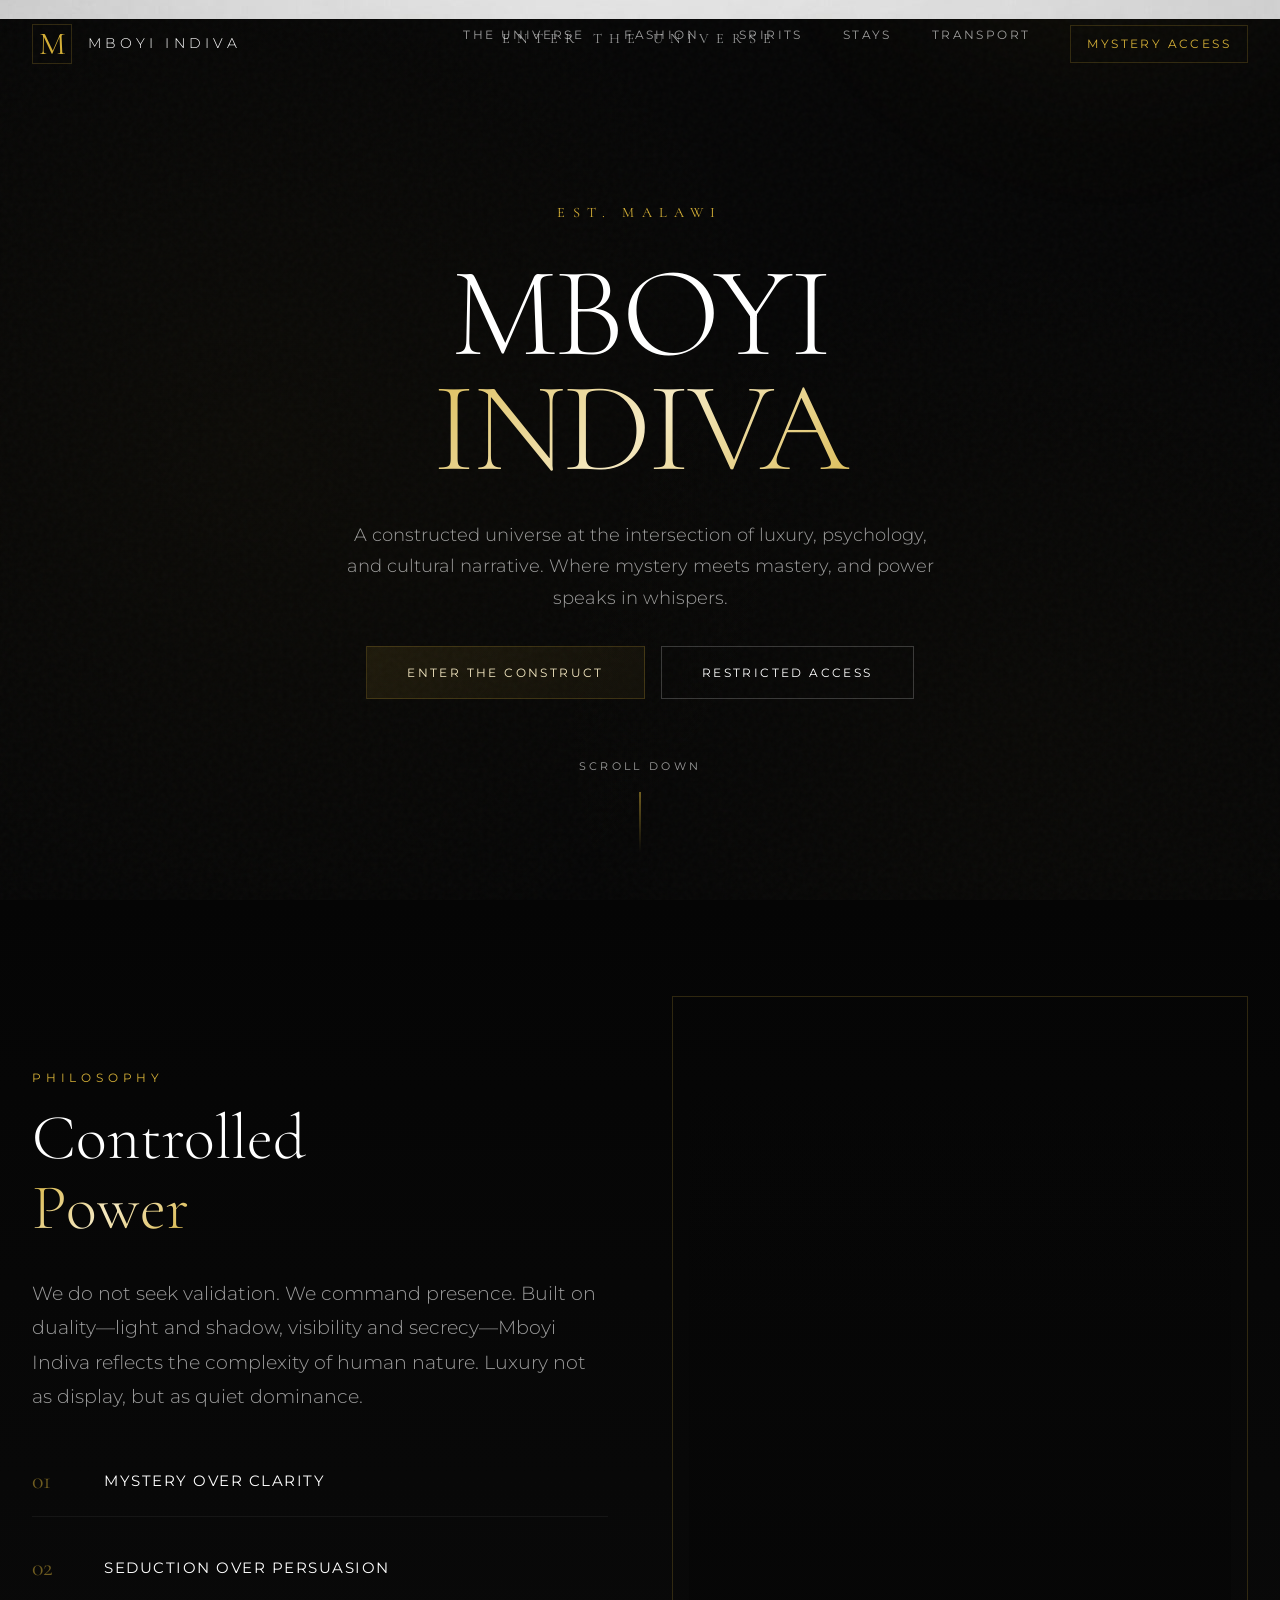
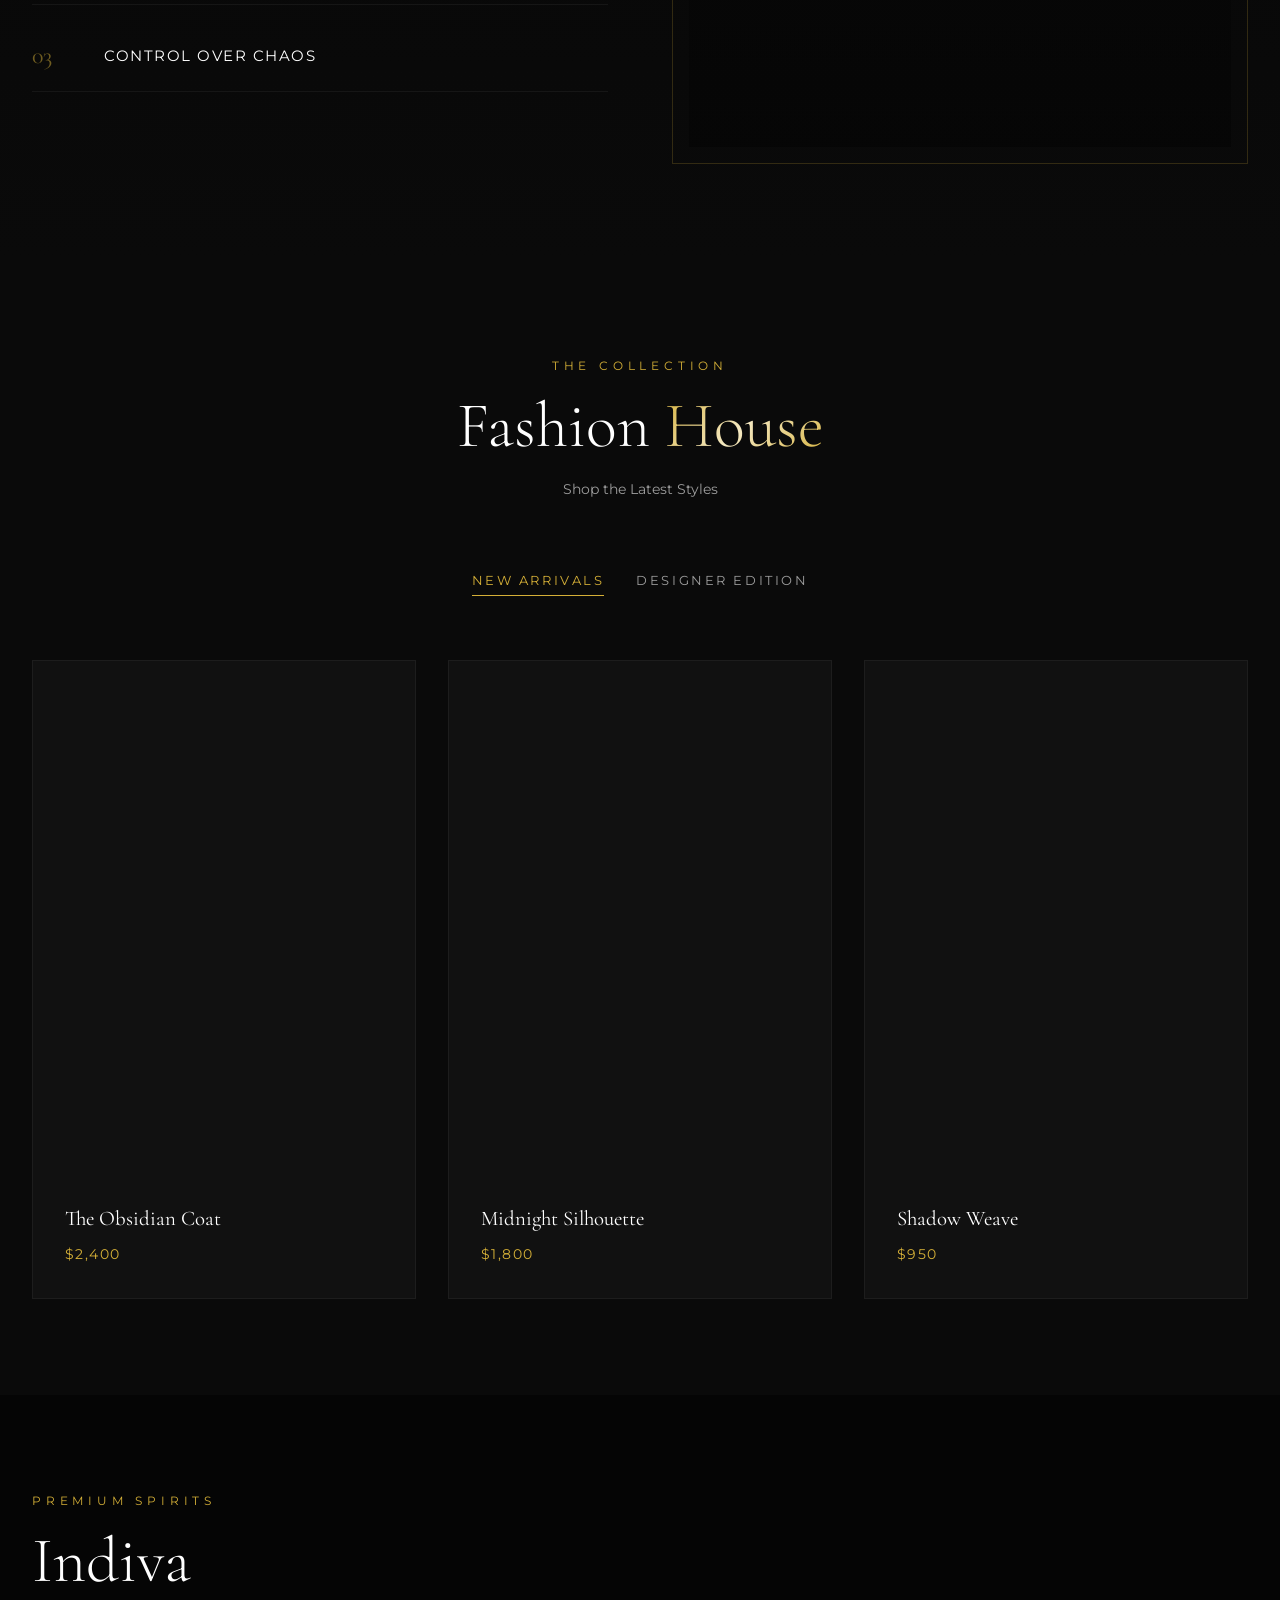
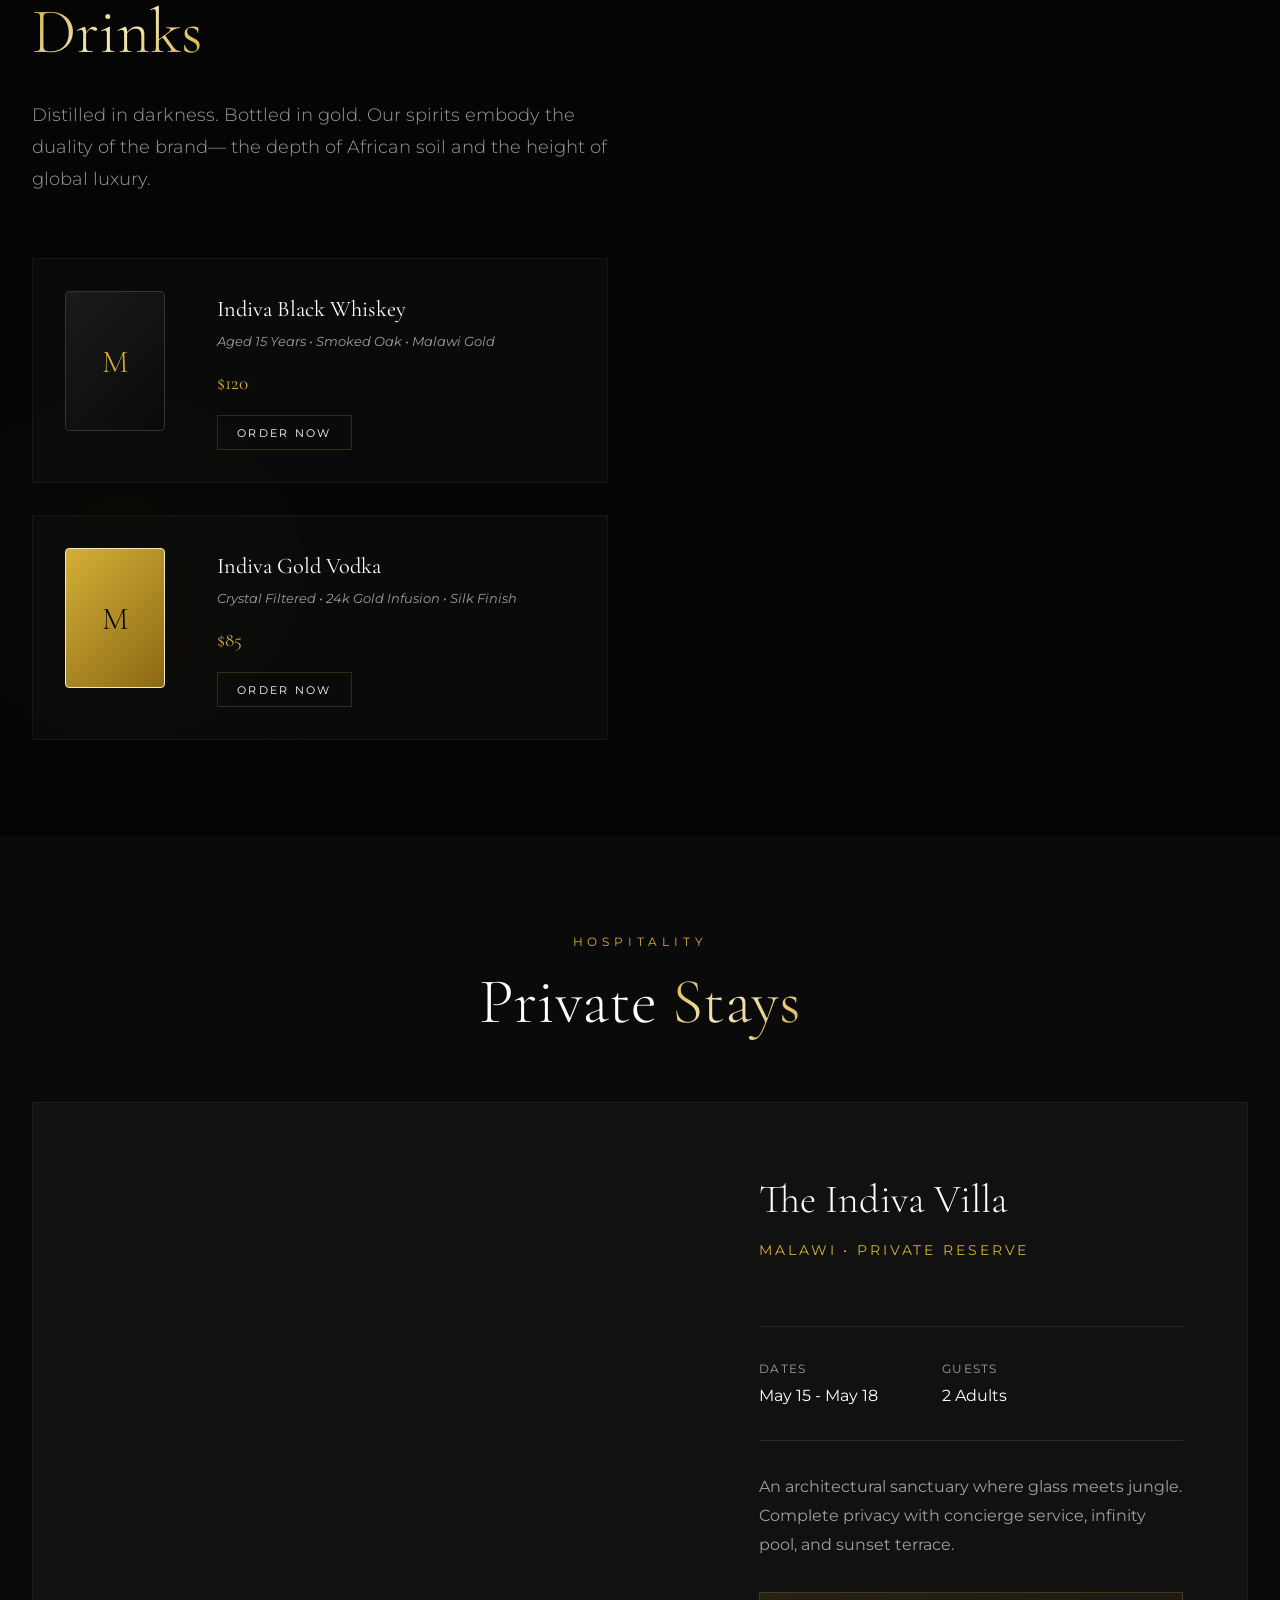
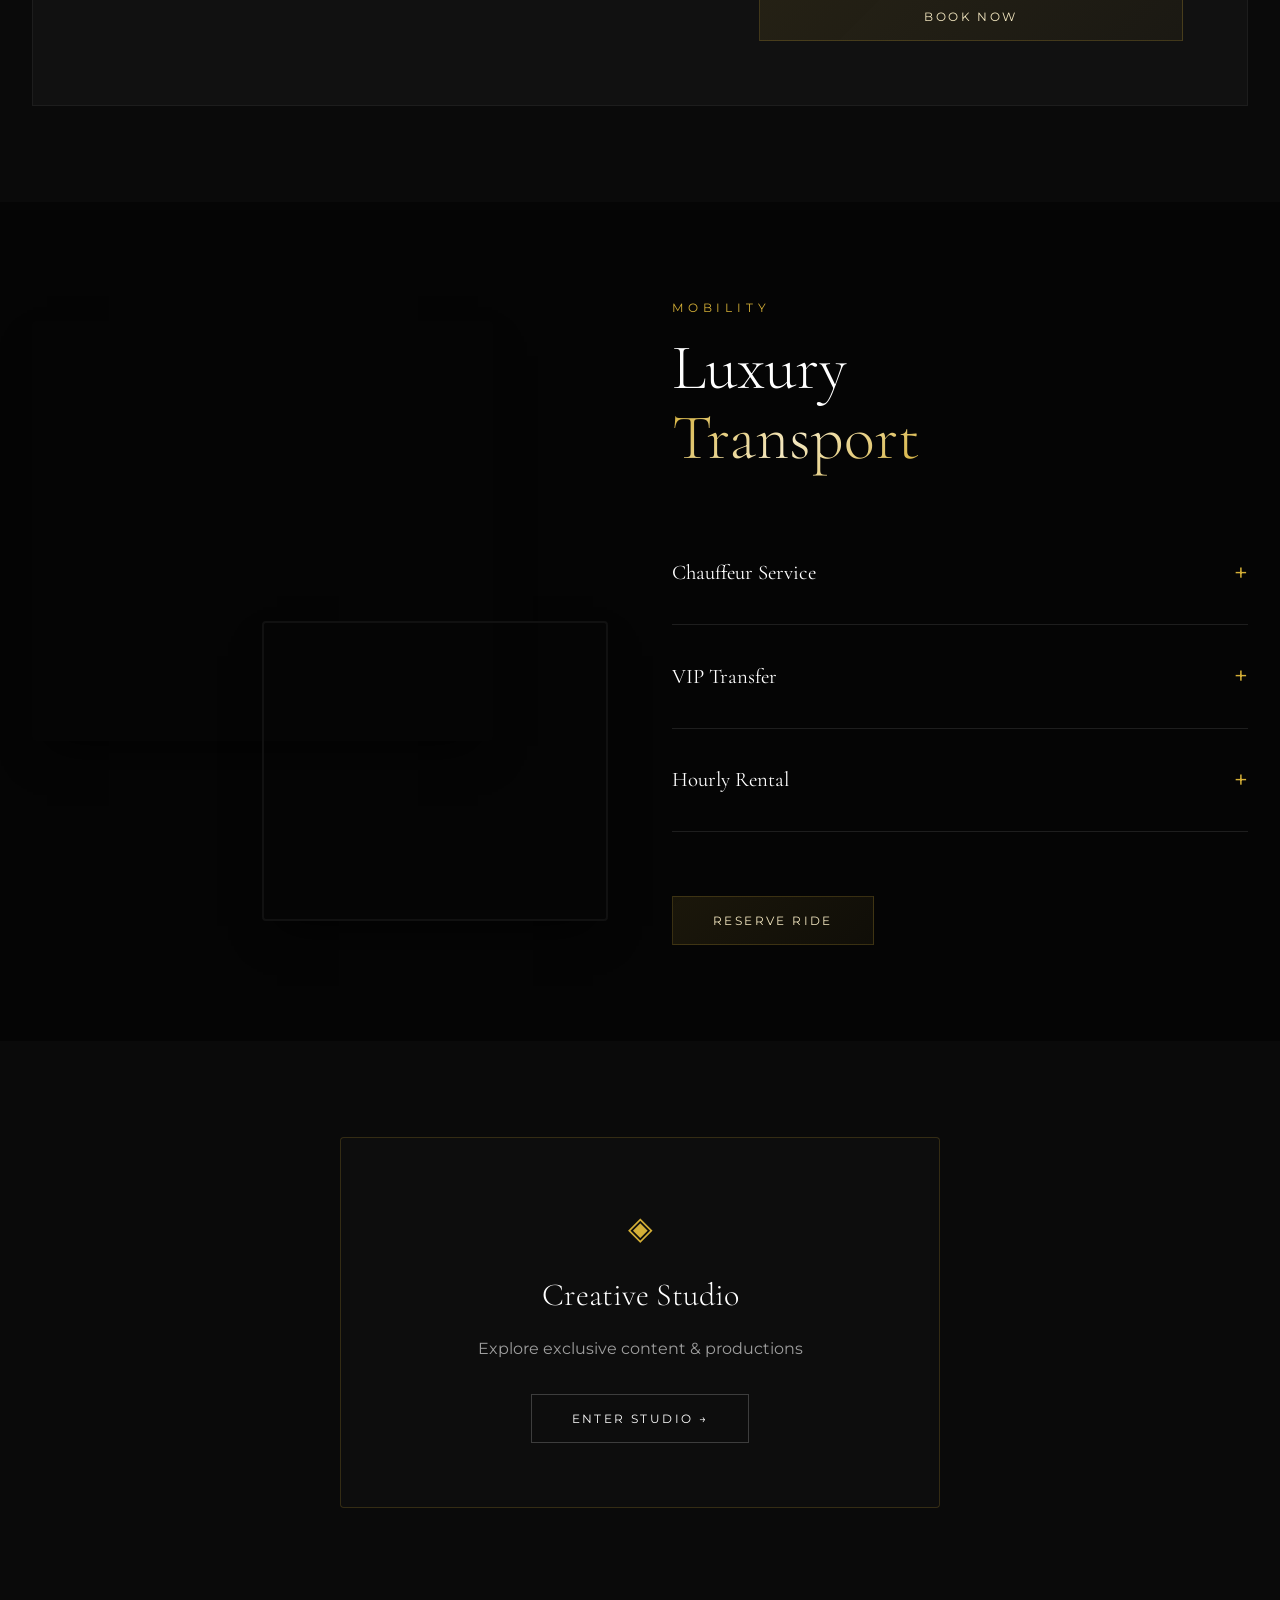
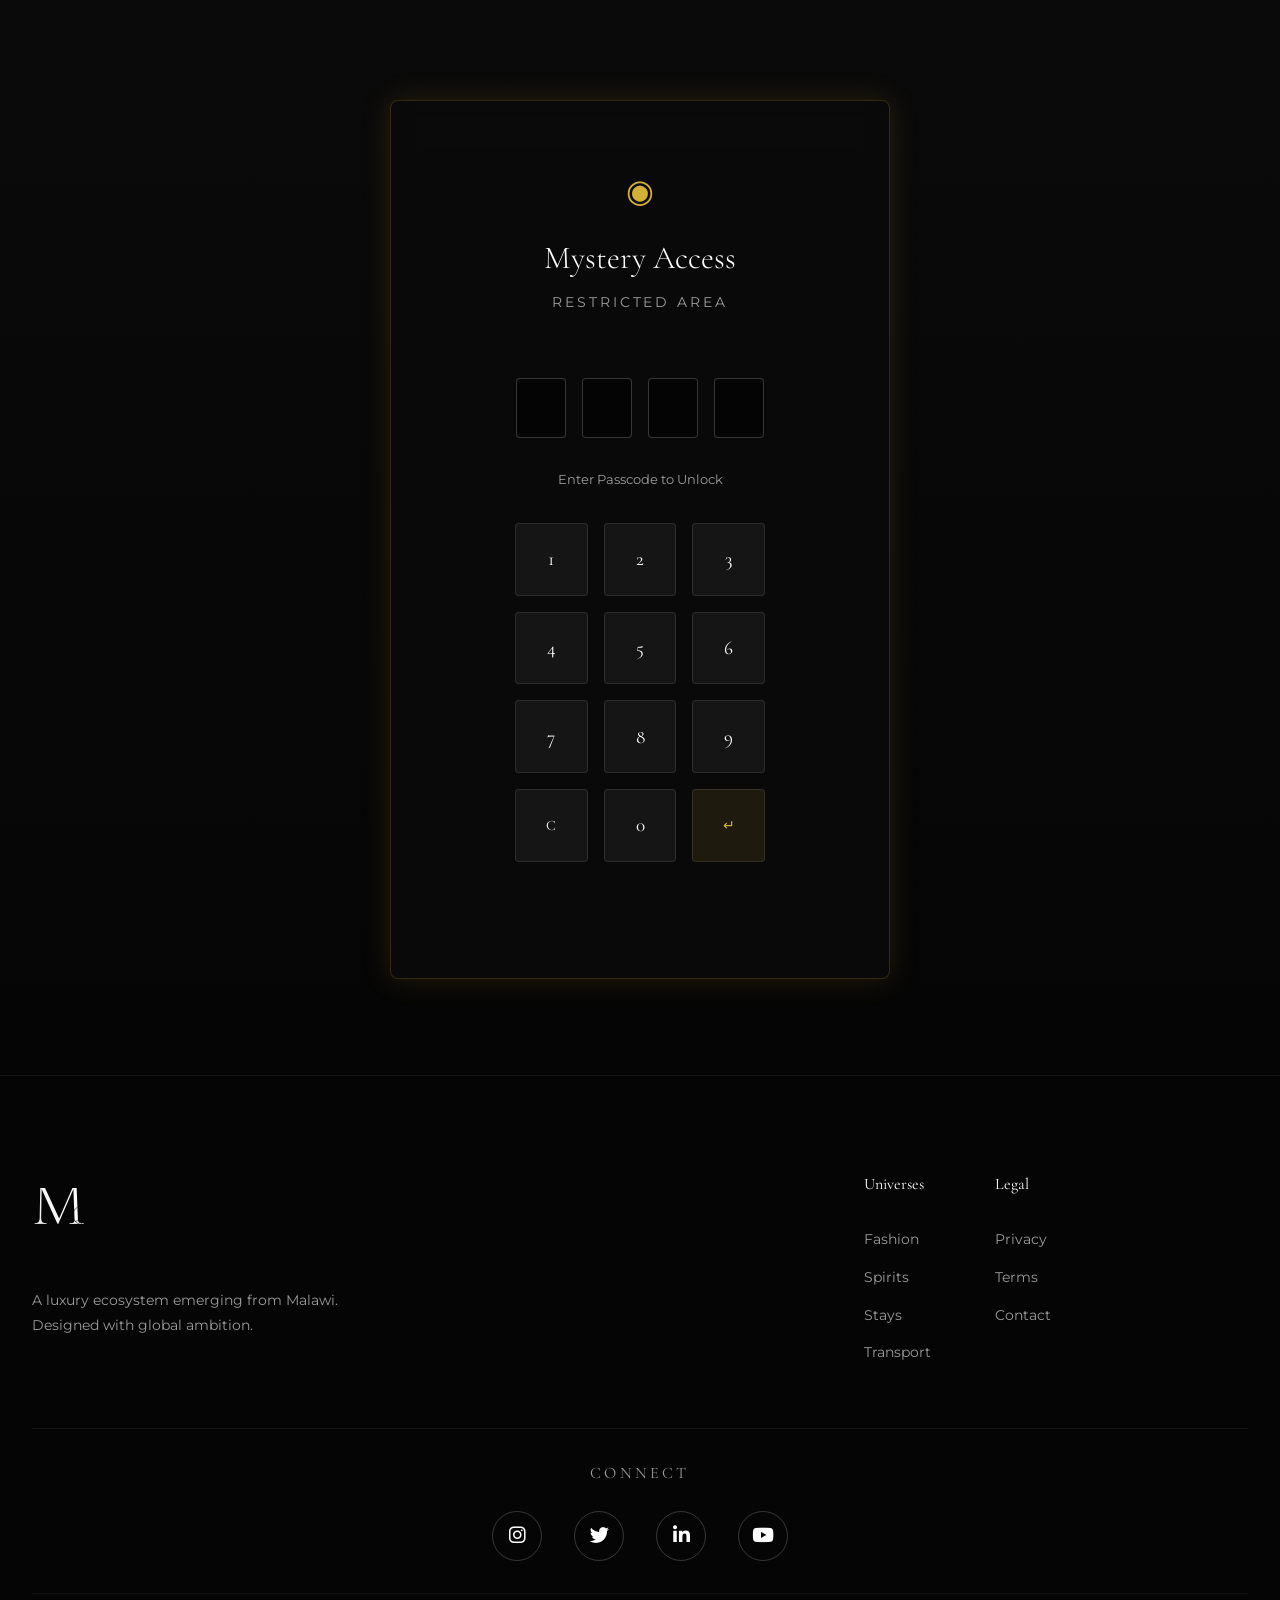
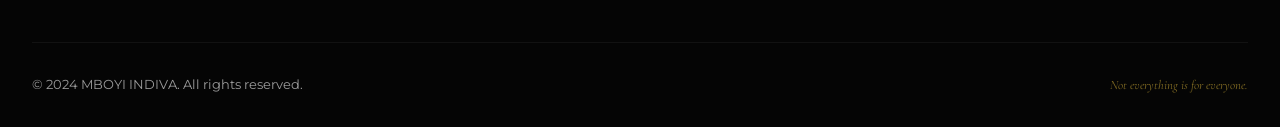
<file: index.html>
<!DOCTYPE html>
<html lang="en">

<head>
    <meta charset="UTF-8">
    <meta name="viewport" content="width=device-width, initial-scale=1.0">
    <title>MBOYI INDIVA | A Study in Controlled Power</title>
    <link rel="preconnect" href="https://fonts.googleapis.com">
    <link rel="preconnect" href="https://fonts.gstatic.com" crossorigin>
    <link
        href="https://fonts.googleapis.com/css2?family=Cormorant+Garamond:ital,wght@0,300;0,400;0,600;1,400&family=Montserrat:wght@200;300;400;500&display=swap"
        rel="stylesheet">
    <!-- Font Awesome for Icons -->
    <link rel="stylesheet" href="https://cdnjs.cloudflare.com/ajax/libs/font-awesome/6.4.0/css/all.min.css">
    <link rel="stylesheet" href="style.css">
</head>

<body>

    <!-- Initial Overlay / Curtain Reveal -->
    <div class="curtain-overlay">
        <div class="curtain-content">
            <div class="logo-mark"></div>
            <img src="Logo.jpeg" alt="Logo" />
            <p class="curtain-text">Enter the Universe</p>
        </div>
    </div>

    <!-- Navigation -->
    <nav class="main-nav">
        <div class="nav-container">
            <a href="#" class="logo">
                <span class="logo-icon">M</span>
                <span class="logo-text">MBOYI INDIVA</span>
            </a>

            <div class="nav-links" id="navLinks">
                <a href="#universe" class="nav-link">The Universe</a>
                <a href="#fashion" class="nav-link">Fashion</a>
                <a href="#spirits" class="nav-link">Spirits</a>
                <a href="#stays" class="nav-link">Stays</a>
                <a href="#transport" class="nav-link">Transport</a>
                <a href="#mystery" class="nav-link mystery-link">Mystery Access</a>
            </div>

            <button class="menu-toggle" id="menuToggle" aria-label="Toggle Menu">
                <span></span>
                <span></span>
                <span></span>
            </button>
        </div>

        <!-- Mobile Menu Overlay -->
        <div class="mobile-menu" id="mobileMenu">
            <div class="mobile-menu-content">
                <a href="#universe" class="mobile-link">The Universe</a>
                <a href="#fashion" class="mobile-link">Fashion</a>
                <a href="#spirits" class="mobile-link">Spirits</a>
                <a href="#stays" class="mobile-link">Stays</a>
                <a href="#transport" class="mobile-link">Transport</a>
                <a href="#mystery" class="mobile-link mystery-link">Mystery Access</a>
                <div class="mobile-social">
                    <a href="#" class="social-icon"><i class="fab fa-instagram"></i></a>
                    <a href="#" class="social-icon"><i class="fab fa-twitter"></i></a>
                    <a href="#" class="social-icon"><i class="fab fa-linkedin-in"></i></a>
                </div>
            </div>
        </div>
    </nav>

    <!-- Hero Section -->
    <section class="hero" id="universe">
        <div class="hero-bg">
            <div class="grain-overlay"></div>
            <div class="light-leak"></div>
        </div>

        <div class="hero-content">
            <p class="hero-subtitle">Est. Malawi</p>
            <h1 class="hero-title">
                <span class="title-line">MBOYI</span>
                <span class="title-line indiva-gold">INDIVA</span>
            </h1>
            <p class="hero-description">
                A constructed universe at the intersection of luxury, psychology, and cultural narrative.
                Where mystery meets mastery, and power speaks in whispers.
            </p>
            <div class="hero-actions">
                <a href="#essence" class="btn-primary">Enter the Construct</a>
                <a href="#mystery" class="btn-secondary">Restricted Access</a>
            </div>
        </div>

        <div class="scroll-indicator">
            <span>Scroll down</span>
            <div class="scroll-line"></div>
        </div>
    </section>

    <!-- Brand Essence / Philosophy -->
    <section class="essence" id="essence">
        <div class="container">
            <div class="essence-grid">
                <div class="essence-text reveal">
                    <span class="section-label">Philosophy</span>
                    <h2 class="section-title">Controlled<br><span class="indiva-gold">Power</span></h2>
                    <p class="essence-paragraph">
                        We do not seek validation. We command presence. Built on duality—light and shadow,
                        visibility and secrecy—Mboyi Indiva reflects the complexity of human nature.
                        Luxury not as display, but as quiet dominance.
                    </p>
                    <div class="philosophy-points">
                        <div class="point">
                            <span class="point-number">01</span>
                            <span class="point-text">Mystery over clarity</span>
                        </div>
                        <div class="point">
                            <span class="point-number">02</span>
                            <span class="point-text">Seduction over persuasion</span>
                        </div>
                        <div class="point">
                            <span class="point-number">03</span>
                            <span class="point-text">Control over chaos</span>
                        </div>
                    </div>
                </div>

                <div class="essence-visual reveal">
                    <div class="visual-frame">
                        <div class="visual-image"
                            style="background-image: url('https://images.unsplash.com/photo-1507003211169-0a1dd7228f2d?w=800&q=80&sat=-100')">
                        </div>
                        <div class="visual-overlay"></div>
                    </div>
                </div>
            </div>
        </div>
    </section>

    <!-- Fashion Collection -->
    <section class="fashion" id="fashion">
        <div class="container">
            <div class="section-header reveal">
                <span class="section-label">The Collection</span>
                <h2 class="section-title">Fashion <span class="indiva-gold">House</span></h2>
                <p class="section-subtitle">Shop the Latest Styles</p>
            </div>

            <div class="collection-tabs reveal">
                <button class="tab-btn active" data-tab="new">New Arrivals</button>
                <button class="tab-btn" data-tab="designer">Designer Edition</button>
            </div>

            <div class="collection-grid" id="new">
                <div class="product-card reveal">
                    <div class="product-image">
                        <div class="image-placeholder"
                            style="background-image: url('https://images.unsplash.com/photo-1504194921103-f8b80cadd5e4?w=600&q=80')">
                        </div>
                        <div class="product-overlay">
                            <button class="btn-quick">View Details</button>
                        </div>
                    </div>
                    <div class="product-info">
                        <h3>The Obsidian Coat</h3>
                        <p class="product-price">$2,400</p>
                    </div>
                </div>

                <div class="product-card reveal">
                    <div class="product-image">
                        <div class="image-placeholder"
                            style="background-image: url('https://images.unsplash.com/photo-1552374196-1ab2a1c593e8?w=600&q=80')">
                        </div>
                        <div class="product-overlay">
                            <button class="btn-quick">View Details</button>
                        </div>
                    </div>
                    <div class="product-info">
                        <h3>Midnight Silhouette</h3>
                        <p class="product-price">$1,800</p>
                    </div>
                </div>

                <div class="product-card reveal">
                    <div class="product-image">
                        <div class="image-placeholder"
                            style="background-image: url('https://images.unsplash.com/photo-1617127365659-c47fa864d8bc?w=600&q=80')">
                        </div>
                        <div class="product-overlay">
                            <button class="btn-quick">View Details</button>
                        </div>
                    </div>
                    <div class="product-info">
                        <h3>Shadow Weave</h3>
                        <p class="product-price">$950</p>
                    </div>
                </div>
            </div>
        </div>
    </section>

    <!-- Indiva Drinks -->
    <section class="spirits" id="spirits">
        <div class="container">
            <div class="spirits-grid">
                <div class="spirits-content reveal">
                    <span class="section-label">Premium Spirits</span>
                    <h2 class="section-title">Indiva<br><span class="indiva-gold">Drinks</span></h2>
                    <p class="spirits-description">
                        Distilled in darkness. Bottled in gold. Our spirits embody the duality of the brand—
                        the depth of African soil and the height of global luxury.
                    </p>

                    <div class="drink-cards">
                        <div class="drink-item">
                            <div class="drink-visual">
                                <div class="bottle-placeholder black">
                                    <span class="bottle-label">M</span>
                                </div>
                            </div>
                            <div class="drink-info">
                                <h3>Indiva Black Whiskey</h3>
                                <p class="drink-notes">Aged 15 Years • Smoked Oak • Malawi Gold</p>
                                <p class="drink-price">$120</p>
                                <button class="btn-order">Order Now</button>
                            </div>
                        </div>

                        <div class="drink-item">
                            <div class="drink-visual">
                                <div class="bottle-placeholder gold">
                                    <span class="bottle-label">M</span>
                                </div>
                            </div>
                            <div class="drink-info">
                                <h3>Indiva Gold Vodka</h3>
                                <p class="drink-notes">Crystal Filtered • 24k Gold Infusion • Silk Finish</p>
                                <p class="drink-price">$85</p>
                                <button class="btn-order">Order Now</button>
                            </div>
                        </div>
                    </div>
                </div>

                <div class="spirits-visual reveal">
                    <div class="ambience-image"
                        style="background-image: url('https://images.unsplash.com/photo-1514362545857-3bc16c4c7d1b?w=800&q=80&sat=-50')">
                    </div>
                </div>
            </div>
        </div>
    </section>

    <!-- Private Stays -->
    <section class="stays" id="stays">
        <div class="container">
            <div class="section-header reveal">
                <span class="section-label">Hospitality</span>
                <h2 class="section-title">Private <span class="indiva-gold">Stays</span></h2>
            </div>

            <div class="villa-card reveal">
                <div class="villa-image"
                    style="background-image: url('https://images.unsplash.com/photo-1613490493576-7fde63acd811?w=1200&q=80')">
                    <div class="villa-overlay"></div>
                </div>
                <div class="villa-content">
                    <h3>The Indiva Villa</h3>
                    <p class="villa-location">Malawi • Private Reserve</p>
                    <div class="booking-details">
                        <div class="detail">
                            <span class="detail-label">Dates</span>
                            <span class="detail-value">May 15 - May 18</span>
                        </div>
                        <div class="detail">
                            <span class="detail-label">Guests</span>
                            <span class="detail-value">2 Adults</span>
                        </div>
                    </div>
                    <p class="villa-description">
                        An architectural sanctuary where glass meets jungle.
                        Complete privacy with concierge service, infinity pool, and sunset terrace.
                    </p>
                    <button class="btn-primary btn-block">Book Now</button>
                </div>
            </div>
        </div>
    </section>

    <!-- Luxury Transport -->
    <section class="transport" id="transport">
        <div class="container">
            <div class="transport-grid">
                <div class="transport-visual reveal">
                    <div class="vehicle-showcase">
                        <!-- Option 1: Black Luxury Sedan -->
                        <div class="vehicle-image"
                            style="background-image: url('https://images.unsplash.com/photo-1617788138017-80ad40651399?w=800&q=80')">
                        </div>

                        <!-- Option 2: Luxury Interior/Leather -->
                        <div class="vehicle-interior"
                            style="background-image: url('https://images.unsplash.com/photo-1503376763036-066120622c74?w=800&q=80')">
                        </div>

                    </div>
                </div>

                <div class="transport-content reveal">
                    <span class="section-label">Mobility</span>
                    <h2 class="section-title">Luxury<br><span class="indiva-gold">Transport</span></h2>

                    <div class="service-list">
                        <div class="service-item">
                            <div class="service-header">
                                <h3>Chauffeur Service</h3>
                                <span class="service-toggle">+</span>
                            </div>
                            <div class="service-body">
                                <p>Mercedes V-Class or equivalent. Discreet, professional, always ahead of schedule.</p>
                            </div>
                        </div>

                        <div class="service-item">
                            <div class="service-header">
                                <h3>VIP Transfer</h3>
                                <span class="service-toggle">+</span>
                            </div>
                            <div class="service-body">
                                <p>Airport to villa seamless transition. Privacy screens, refreshments, secured routes.
                                </p>
                            </div>
                        </div>

                        <div class="service-item">
                            <div class="service-header">
                                <h3>Hourly Rental</h3>
                                <span class="service-toggle">+</span>
                            </div>
                            <div class="service-body">
                                <p>On-demand availability within the construct. Minimum 4 hours.</p>
                            </div>
                        </div>
                    </div>

                    <button class="btn-primary">Reserve Ride</button>
                </div>
            </div>
        </div>
    </section>


    <!-- Creative Studio Teaser -->
    <section class="studio">
        <div class="container">
            <div class="studio-card reveal">
                <div class="studio-icon">◈</div>
                <h3>Creative Studio</h3>
                <p>Explore exclusive content & productions</p>
                <button class="btn-secondary">Enter Studio →</button>
            </div>
        </div>
    </section>

    <!-- Mystery Access / Restricted Area -->
    <section class="mystery" id="mystery">
        <div class="container">
            <div class="mystery-container reveal" id="mystery-lock">
                <div class="lock-interface">
                    <div class="lock-header">
                        <span class="lock-icon">◉</span>
                        <h2>Mystery Access</h2>
                        <p>Restricted Area</p>
                    </div>

                    <div class="passcode-display">
                        <div class="digit-box" data-index="0"></div>
                        <div class="digit-box" data-index="1"></div>
                        <div class="digit-box" data-index="2"></div>
                        <div class="digit-box" data-index="3"></div>
                    </div>

                    <p class="passcode-hint">Enter Passcode to Unlock</p>

                    <div class="keypad">
                        <button class="key" data-key="1">1</button>
                        <button class="key" data-key="2">2</button>
                        <button class="key" data-key="3">3</button>
                        <button class="key" data-key="4">4</button>
                        <button class="key" data-key="5">5</button>
                        <button class="key" data-key="6">6</button>
                        <button class="key" data-key="7">7</button>
                        <button class="key" data-key="8">8</button>
                        <button class="key" data-key="9">9</button>
                        <button class="key key-clear" data-key="clear">C</button>
                        <button class="key" data-key="0">0</button>
                        <button class="key key-enter" data-key="enter">↵</button>
                    </div>

                    <div class="lock-status" id="lock-status"></div>
                </div>

                <div class="unlocked-content" id="unlocked-content">
                    <div class="secret-header">
                        <h2>Welcome, Indiva Black</h2>
                        <p>You have entered the restricted construct.</p>
                    </div>

                    <div class="secret-grid">
                        <div class="secret-card">
                            <h3>The Archive</h3>
                            <p>Unreleased collections and prototypes.</p>
                            <button class="btn-secondary">Access</button>
                        </div>
                        <div class="secret-card">
                            <h3>Private Events</h3>
                            <p>Invitations to closed gatherings.</p>
                            <button class="btn-secondary">View Calendar</button>
                        </div>
                        <div class="secret-card">
                            <h3>Direct Line</h3>
                            <p>Message the architect.</p>
                            <button class="btn-secondary">Compose</button>
                        </div>
                    </div>
                </div>
            </div>
        </div>
    </section>

    <!-- Footer -->
    <footer class="main-footer">
        <div class="container">
            <div class="footer-grid">
                <div class="footer-brand">
                    <div class="logo-mark">M</div>
                    <p class="footer-text">
                        A luxury ecosystem emerging from Malawi.<br>
                        Designed with global ambition.
                    </p>
                </div>

                <div class="footer-links">
                    <div class="link-group">
                        <h4>Universes</h4>
                        <a href="#fashion">Fashion</a>
                        <a href="#spirits">Spirits</a>
                        <a href="#stays">Stays</a>
                        <a href="#transport">Transport</a>
                    </div>
                    <div class="link-group">
                        <h4>Legal</h4>
                        <a href="privacy.html">Privacy</a>
                        <a href="terms.html">Terms</a>
                        <a href="contact.html">Contact</a>
                    </div>
                </div>
            </div>

            <!-- Social Media Section -->
            <div class="footer-social">
                <h4>Connect</h4>
                <div class="social-icons">
                    <a href="#" class="social-icon" aria-label="Instagram">
                        <i class="fab fa-instagram"></i>
                    </a>
                    <a href="#" class="social-icon" aria-label="Twitter">
                        <i class="fab fa-twitter"></i>
                    </a>
                    <a href="#" class="social-icon" aria-label="LinkedIn">
                        <i class="fab fa-linkedin-in"></i>
                    </a>
                    <a href="#" class="social-icon" aria-label="YouTube">
                        <i class="fab fa-youtube"></i>
                    </a>
                </div>
            </div>

            <div class="footer-bottom">
                <p>&copy; 2024 MBOYI INDIVA. All rights reserved.</p>
                <p class="footer-tagline">Not everything is for everyone.</p>
            </div>
        </div>

        <!-- SCROLL TO TOP BUTTON -->
        <button-btn id="scrollToTop" class="scroll-top-btn" onclick="scrollToTop()">
            <i class="fas fa-arrow-up"></i>
        </button-btn>

    </footer>

    <script src="script.js"></script>
</body>

</html>
</file>
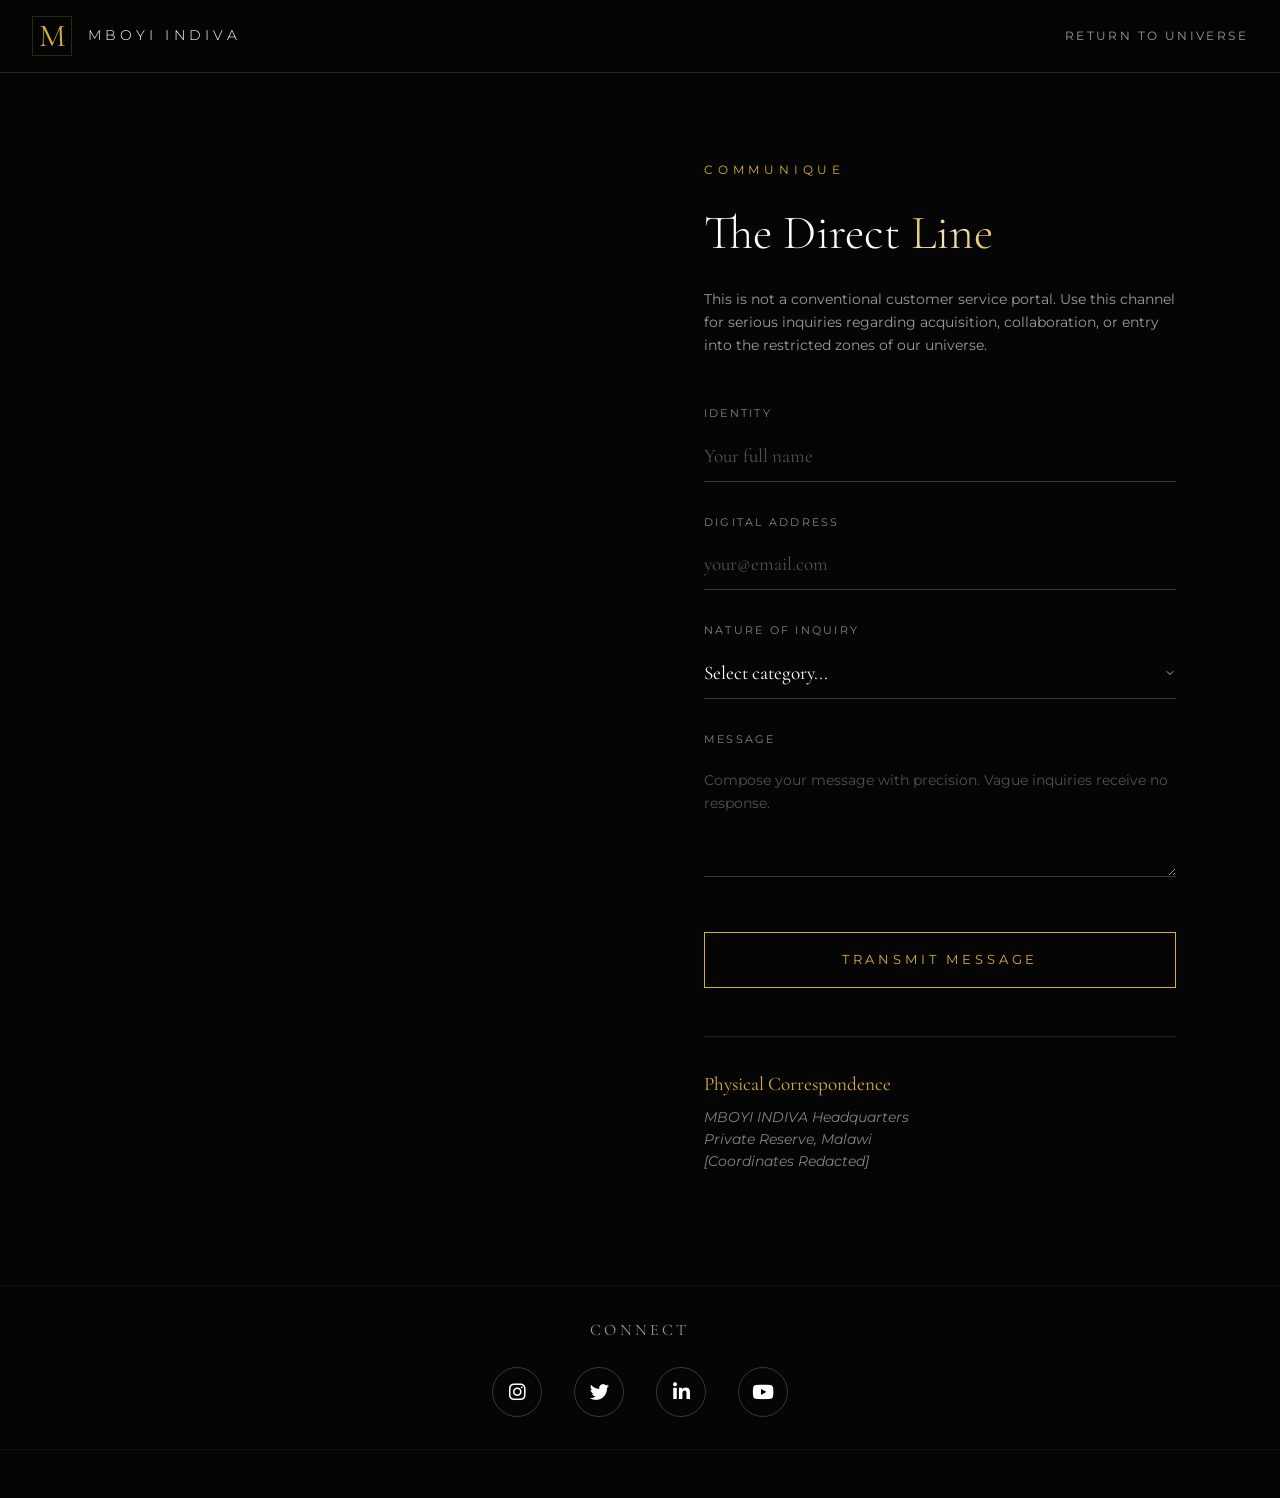
<file: contact.html>
<!DOCTYPE html>
<html lang="en">
<head>
    <meta charset="UTF-8">
    <meta name="viewport" content="width=device-width, initial-scale=1.0">
    <title>Direct Line | MBOYI INDIVA</title>
    <link rel="preconnect" href="https://fonts.googleapis.com">
    <link rel="preconnect" href="https://fonts.gstatic.com" crossorigin>
    <link href="https://fonts.googleapis.com/css2?family=Cormorant+Garamond:ital,wght@0,300;0,400;0,600;1,400&family=Montserrat:wght@200;300;400;500&display=swap" rel="stylesheet">
    <link rel="stylesheet" href="style.css">
    <link rel="stylesheet" href="https://cdnjs.cloudflare.com/ajax/libs/font-awesome/6.4.0/css/all.min.css">
</head>
<body>

    <nav class="main-nav scrolled">
        <div class="nav-container">
            <a href="index.html" class="logo">
                <span class="logo-icon">M</span>
                <span class="logo-text">MBOYI INDIVA</span>
            </a>
            <div class="nav-links">
                <a href="index.html" class="nav-link">Return to Universe</a>
            </div>
        </div>
    </nav>

    <div class="contact-container">
        <div class="contact-visual"></div>
        
        <div class="contact-form-container">
            <div class="form-header">
                <span class="section-label">Communique</span>
                <h1>The Direct <span class="indiva-gold">Line</span></h1>
                <p>This is not a conventional customer service portal. Use this channel for serious inquiries regarding acquisition, collaboration, or entry into the restricted zones of our universe.</p>
            </div>

            <form id="contactForm" class="contact-form">
                <div class="form-group">
                    <label>Identity</label>
                    <input type="text" class="form-control" placeholder="Your full name" required>
                </div>

                <div class="form-group">
                    <label>Digital Address</label>
                    <input type="email" class="form-control" placeholder="your@email.com" required>
                </div>

                <div class="form-group">
                    <label>Nature of Inquiry</label>
                    <select class="form-control" required>
                        <option value="" disabled selected>Select category...</option>
                        <option value="acquisition">Product Acquisition</option>
                        <option value="concierge">Private Concierge Services</option>
                        <option value="collab">Strategic Collaboration</option>
                        <option value="mystery">Mystery Access Issues</option>
                        <option value="other">Other (Specify Below)</option>
                    </select>
                </div>

                <div class="form-group">
                    <label>Message</label>
                    <textarea class="form-control" placeholder="Compose your message with precision. Vague inquiries receive no response." required></textarea>
                </div>

                <button type="submit" class="submit-btn">Transmit Message</button>
            </form>

            <div class="form-success" id="formSuccess">
                <div class="success-icon">◈</div>
                <h2 style="font-family: 'Cormorant Garamond', serif; font-size: 2rem; margin-bottom: 1rem;">Transmission Received</h2>
                <p style="color: rgba(255,255,255,0.6);">Your communique has entered our system. We will observe it, consider it, and respond if merited. Time is relative in our universe.</p>
                <a href="index.html" style="display: inline-block; margin-top: 2rem; color: #D4AF37; text-decoration: none; font-size: 0.8rem; letter-spacing: 0.2em; text-transform: uppercase;">Return to Construct</a>
            </div>

            <div class="alt-contact">
                <h3>Physical Correspondence</h3>
                <p>MBOYI INDIVA Headquarters<br>
                Private Reserve, Malawi<br>
                [Coordinates Redacted]</p>
            </div>
        </div>
    </div>

                <!-- Social Media Section -->
            <div class="footer-social">
                <h4>Connect</h4>
                <div class="social-icons">
                    <a href="#" class="social-icon" aria-label="Instagram">
                        <i class="fab fa-instagram"></i>
                    </a>
                    <a href="#" class="social-icon" aria-label="Twitter">
                        <i class="fab fa-twitter"></i>
                    </a>
                    <a href="#" class="social-icon" aria-label="LinkedIn">
                        <i class="fab fa-linkedin-in"></i>
                    </a>
                    <a href="#" class="social-icon" aria-label="YouTube">
                        <i class="fab fa-youtube"></i>
                    </a>
                </div>
            </div>

    <script>
        document.getElementById('contactForm').addEventListener('submit', function(e) {
            e.preventDefault();
            
            // Simulate transmission delay for effect
            const btn = this.querySelector('.submit-btn');
            btn.textContent = 'Encrypting...';
            btn.style.opacity = '0.7';
            
            setTimeout(() => {
                this.style.display = 'none';
                document.getElementById('formSuccess').classList.add('active');
            }, 2000);
        });
    </script>

</body>
</html>
</file>
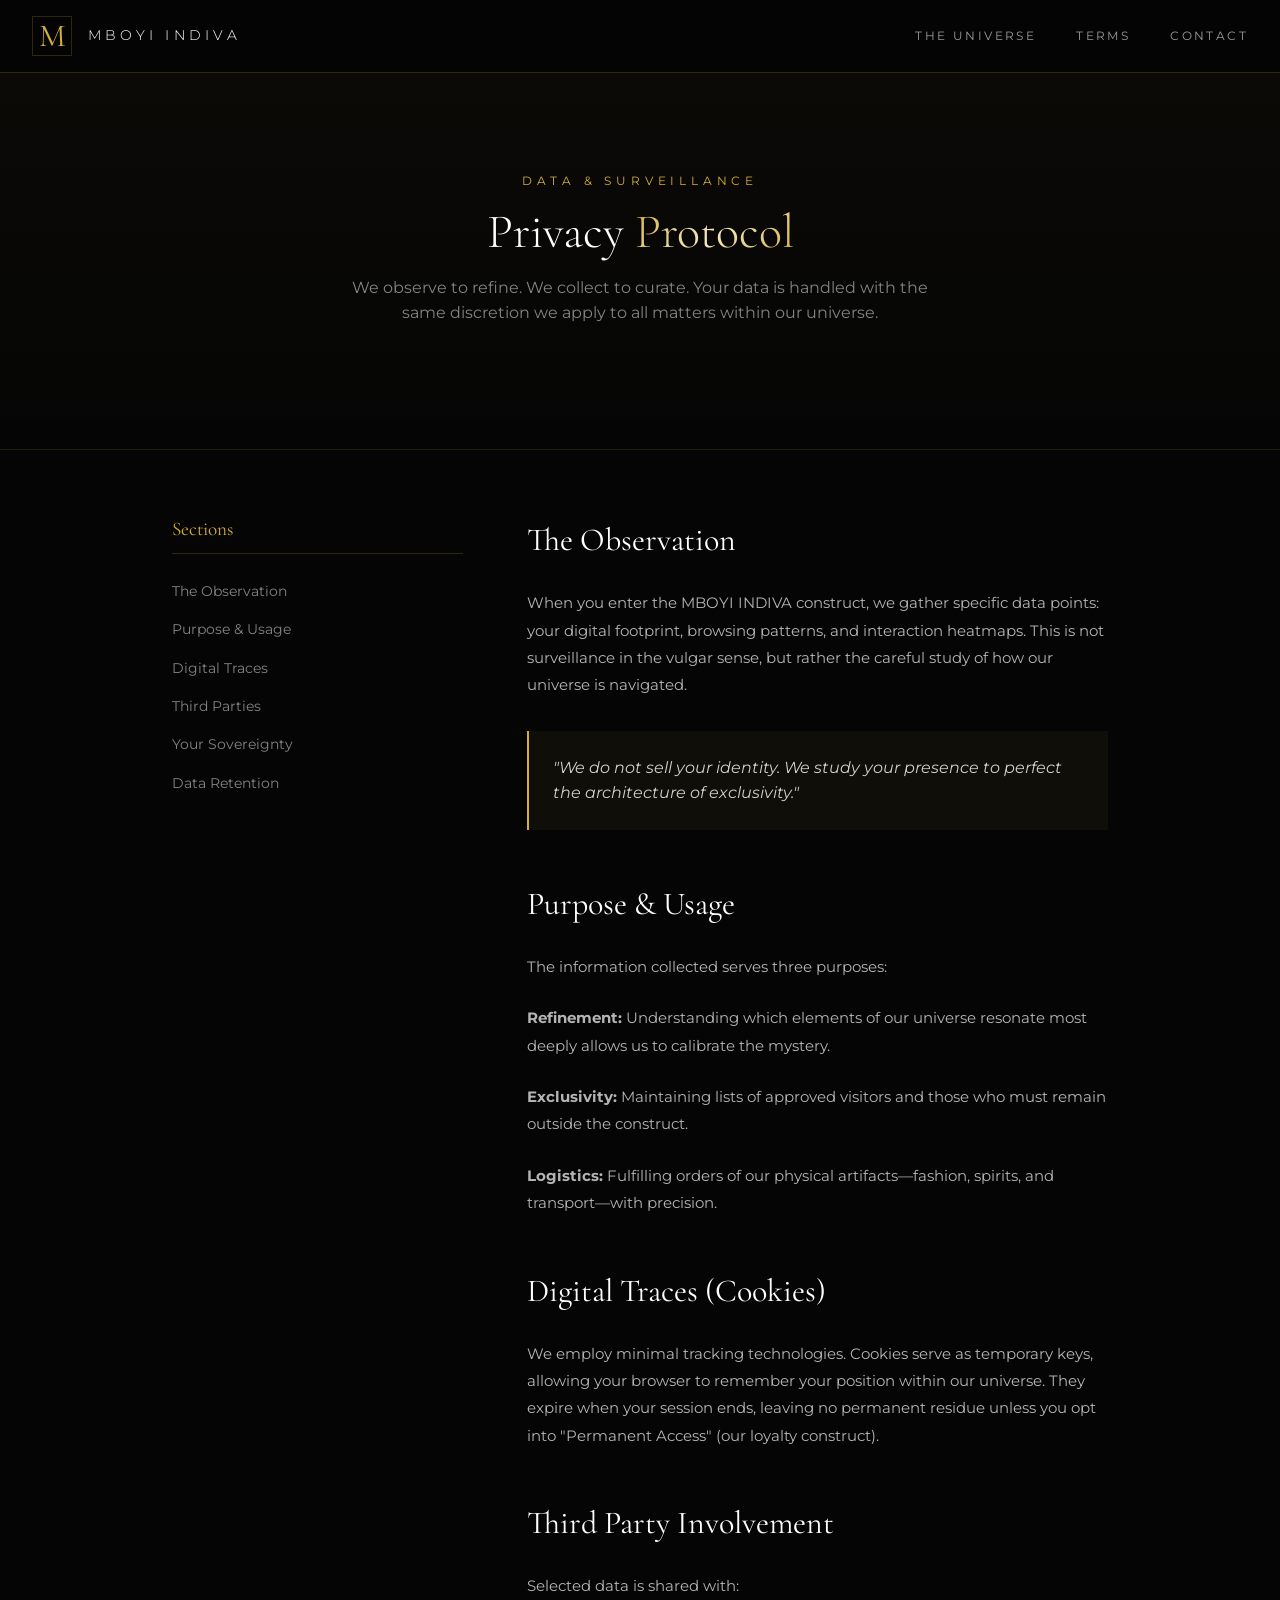
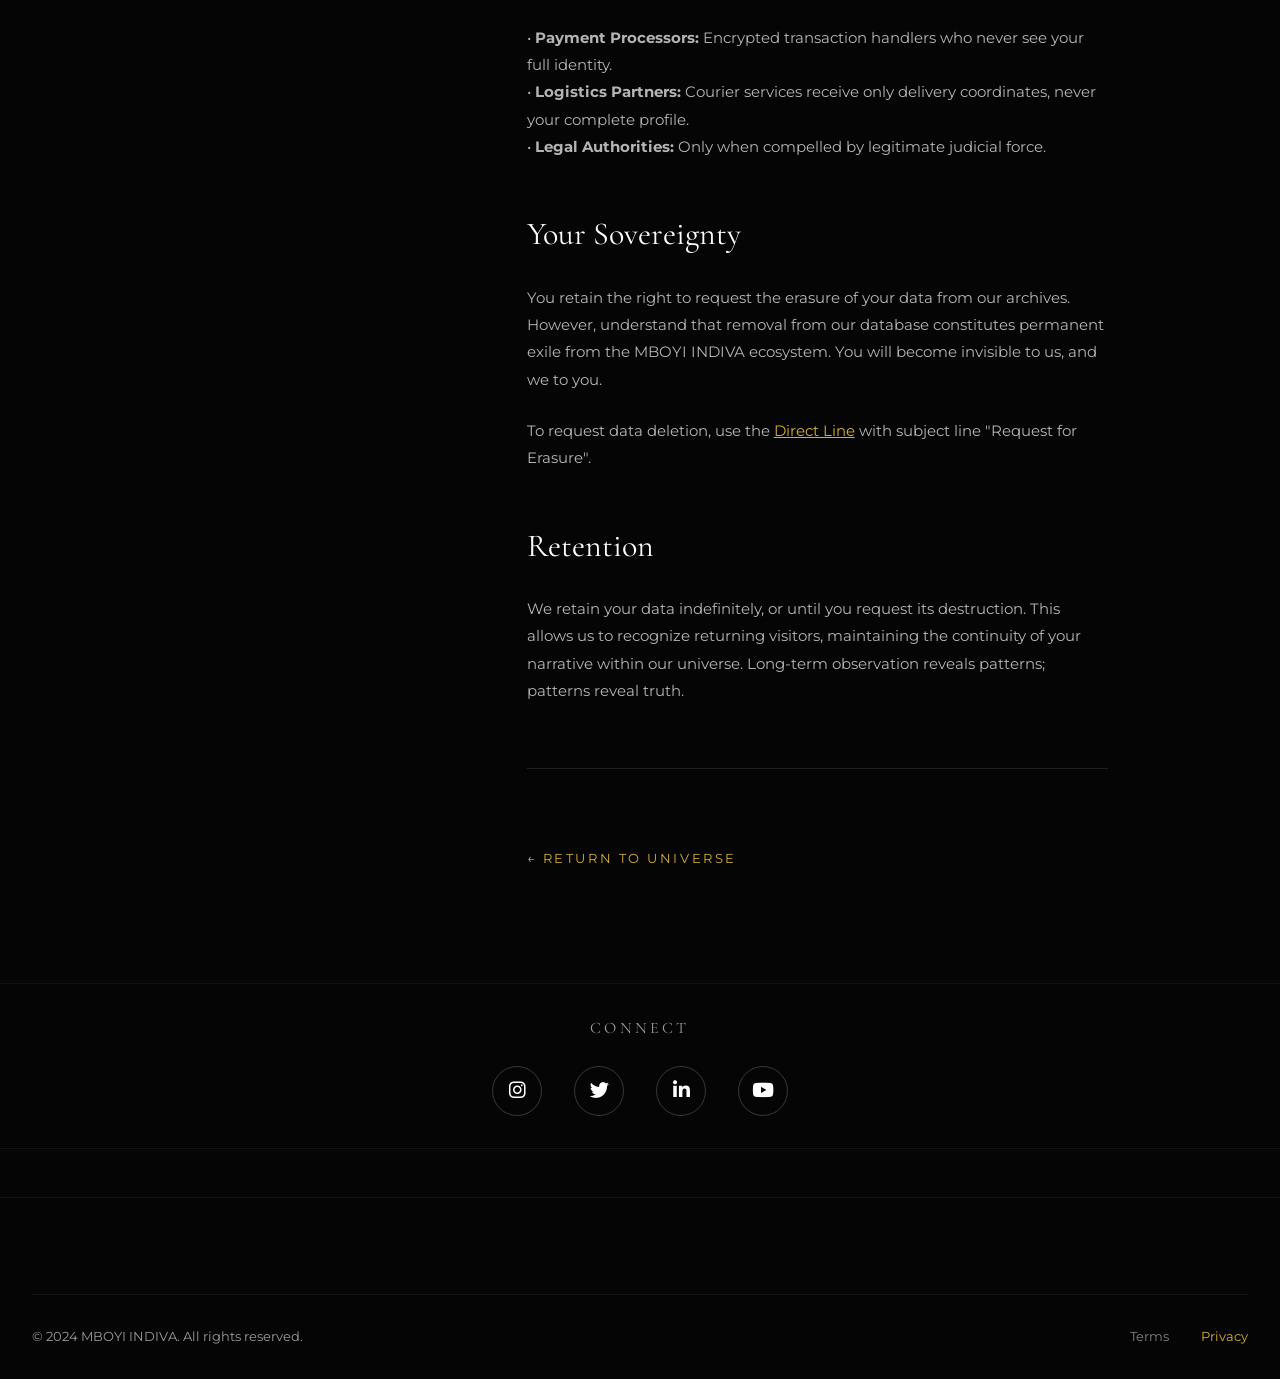
<file: privacy.html>
<!DOCTYPE html>
<html lang="en">
<head>
    <meta charset="UTF-8">
    <meta name="viewport" content="width=device-width, initial-scale=1.0">
    <title>Privacy Protocol | MBOYI INDIVA</title>
    <link rel="preconnect" href="https://fonts.googleapis.com">
    <link rel="preconnect" href="https://fonts.gstatic.com" crossorigin>
    <link href="https://fonts.googleapis.com/css2?family=Cormorant+Garamond:ital,wght@0,300;0,400;0,600;1,400&family=Montserrat:wght@200;300;400;500&display=swap" rel="stylesheet">
    <link rel="stylesheet" href="style.css">
    <link rel="stylesheet" href="https://cdnjs.cloudflare.com/ajax/libs/font-awesome/6.4.0/css/all.min.css">
</head>
<body>

    <nav class="main-nav scrolled">
        <div class="nav-container">
            <a href="index.html" class="logo">
                <span class="logo-icon">M</span>
                <span class="logo-text">MBOYI INDIVA</span>
            </a>
            <div class="nav-links">
                <a href="index.html" class="nav-link">The Universe</a>
                <a href="terms.html" class="nav-link">Terms</a>
                <a href="contact.html" class="nav-link">Contact</a>
            </div>
        </div>
    </nav>

    <section class="legal-hero">
        <div>
            <span class="section-label">Data & Surveillance</span>
            <h1 class="section-title" style="font-size: 3rem;">Privacy <span class="indiva-gold">Protocol</span></h1>
            <p style="color: rgba(255,255,255,0.5); max-width: 600px; margin: 1rem auto;">
                We observe to refine. We collect to curate. Your data is handled with the same discretion we apply to all matters within our universe.
            </p>
        </div>
    </section>

    <div class="privacy-grid">
        <aside class="privacy-nav">
            <h3>Sections</h3>
            <ul>
                <li><a href="#collection">The Observation</a></li>
                <li><a href="#usage">Purpose & Usage</a></li>
                <li><a href="#cookies">Digital Traces</a></li>
                <li><a href="#third">Third Parties</a></li>
                <li><a href="#rights">Your Sovereignty</a></li>
                <li><a href="#retention">Data Retention</a></li>
            </ul>
        </aside>

        <div class="privacy-content">
            <h2 id="collection">The Observation</h2>
            <p>When you enter the MBOYI INDIVA construct, we gather specific data points: your digital footprint, browsing patterns, and interaction heatmaps. This is not surveillance in the vulgar sense, but rather the careful study of how our universe is navigated.</p>
            
            <div class="highlight-box">
                "We do not sell your identity. We study your presence to perfect the architecture of exclusivity."
            </div>

            <h2 id="usage">Purpose & Usage</h2>
            <p>The information collected serves three purposes:</p>
            <p><strong>Refinement:</strong> Understanding which elements of our universe resonate most deeply allows us to calibrate the mystery.</p>
            <p><strong>Exclusivity:</strong> Maintaining lists of approved visitors and those who must remain outside the construct.</p>
            <p><strong>Logistics:</strong> Fulfilling orders of our physical artifacts—fashion, spirits, and transport—with precision.</p>

            <h2 id="cookies">Digital Traces (Cookies)</h2>
            <p>We employ minimal tracking technologies. Cookies serve as temporary keys, allowing your browser to remember your position within our universe. They expire when your session ends, leaving no permanent residue unless you opt into "Permanent Access" (our loyalty construct).</p>

            <h2 id="third">Third Party Involvement</h2>
            <p>Selected data is shared with:</p>
            <p>• <strong>Payment Processors:</strong> Encrypted transaction handlers who never see your full identity.<br>
            • <strong>Logistics Partners:</strong> Courier services receive only delivery coordinates, never your complete profile.<br>
            • <strong>Legal Authorities:</strong> Only when compelled by legitimate judicial force.</p>

            <h2 id="rights">Your Sovereignty</h2>
            <p>You retain the right to request the erasure of your data from our archives. However, understand that removal from our database constitutes permanent exile from the MBOYI INDIVA ecosystem. You will become invisible to us, and we to you.</p>
            <p>To request data deletion, use the <a href="contact.html" style="color: #D4AF37;">Direct Line</a> with subject line "Request for Erasure".</p>

            <h2 id="retention">Retention</h2>
            <p>We retain your data indefinitely, or until you request its destruction. This allows us to recognize returning visitors, maintaining the continuity of your narrative within our universe. Long-term observation reveals patterns; patterns reveal truth.</p>

            <div style="margin-top: 4rem; padding-top: 2rem; border-top: 1px solid rgba(255,255,255,0.1);">
                <a href="index.html" class="back-link" style="color: #D4AF37; text-decoration: none; font-size: 0.8rem; letter-spacing: 0.2em; text-transform: uppercase;">← Return to Universe</a>
            </div>
        </div>
    </div>

                    <!-- Social Media Section -->
            <div class="footer-social">
                <h4>Connect</h4>
                <div class="social-icons">
                    <a href="#" class="social-icon" aria-label="Instagram">
                        <i class="fab fa-instagram"></i>
                    </a>
                    <a href="#" class="social-icon" aria-label="Twitter">
                        <i class="fab fa-twitter"></i>
                    </a>
                    <a href="#" class="social-icon" aria-label="LinkedIn">
                        <i class="fab fa-linkedin-in"></i>
                    </a>
                    <a href="#" class="social-icon" aria-label="YouTube">
                        <i class="fab fa-youtube"></i>
                    </a>
                </div>
            </div>


    <footer class="main-footer">
        <div class="container">
            <div class="footer-bottom">
                <p>&copy; 2024 MBOYI INDIVA. All rights reserved.</p>
                <div style="display: flex; gap: 2rem;">
                    <a href="terms.html" style="color: rgba(255,255,255,0.5); text-decoration: none; font-size: 0.8rem;">Terms</a>
                    <a href="privacy.html" style="color: #D4AF37; text-decoration: none; font-size: 0.8rem;">Privacy</a>
                </div>
            </div>
        </div>
    </footer>

</body>
</html>
</file>
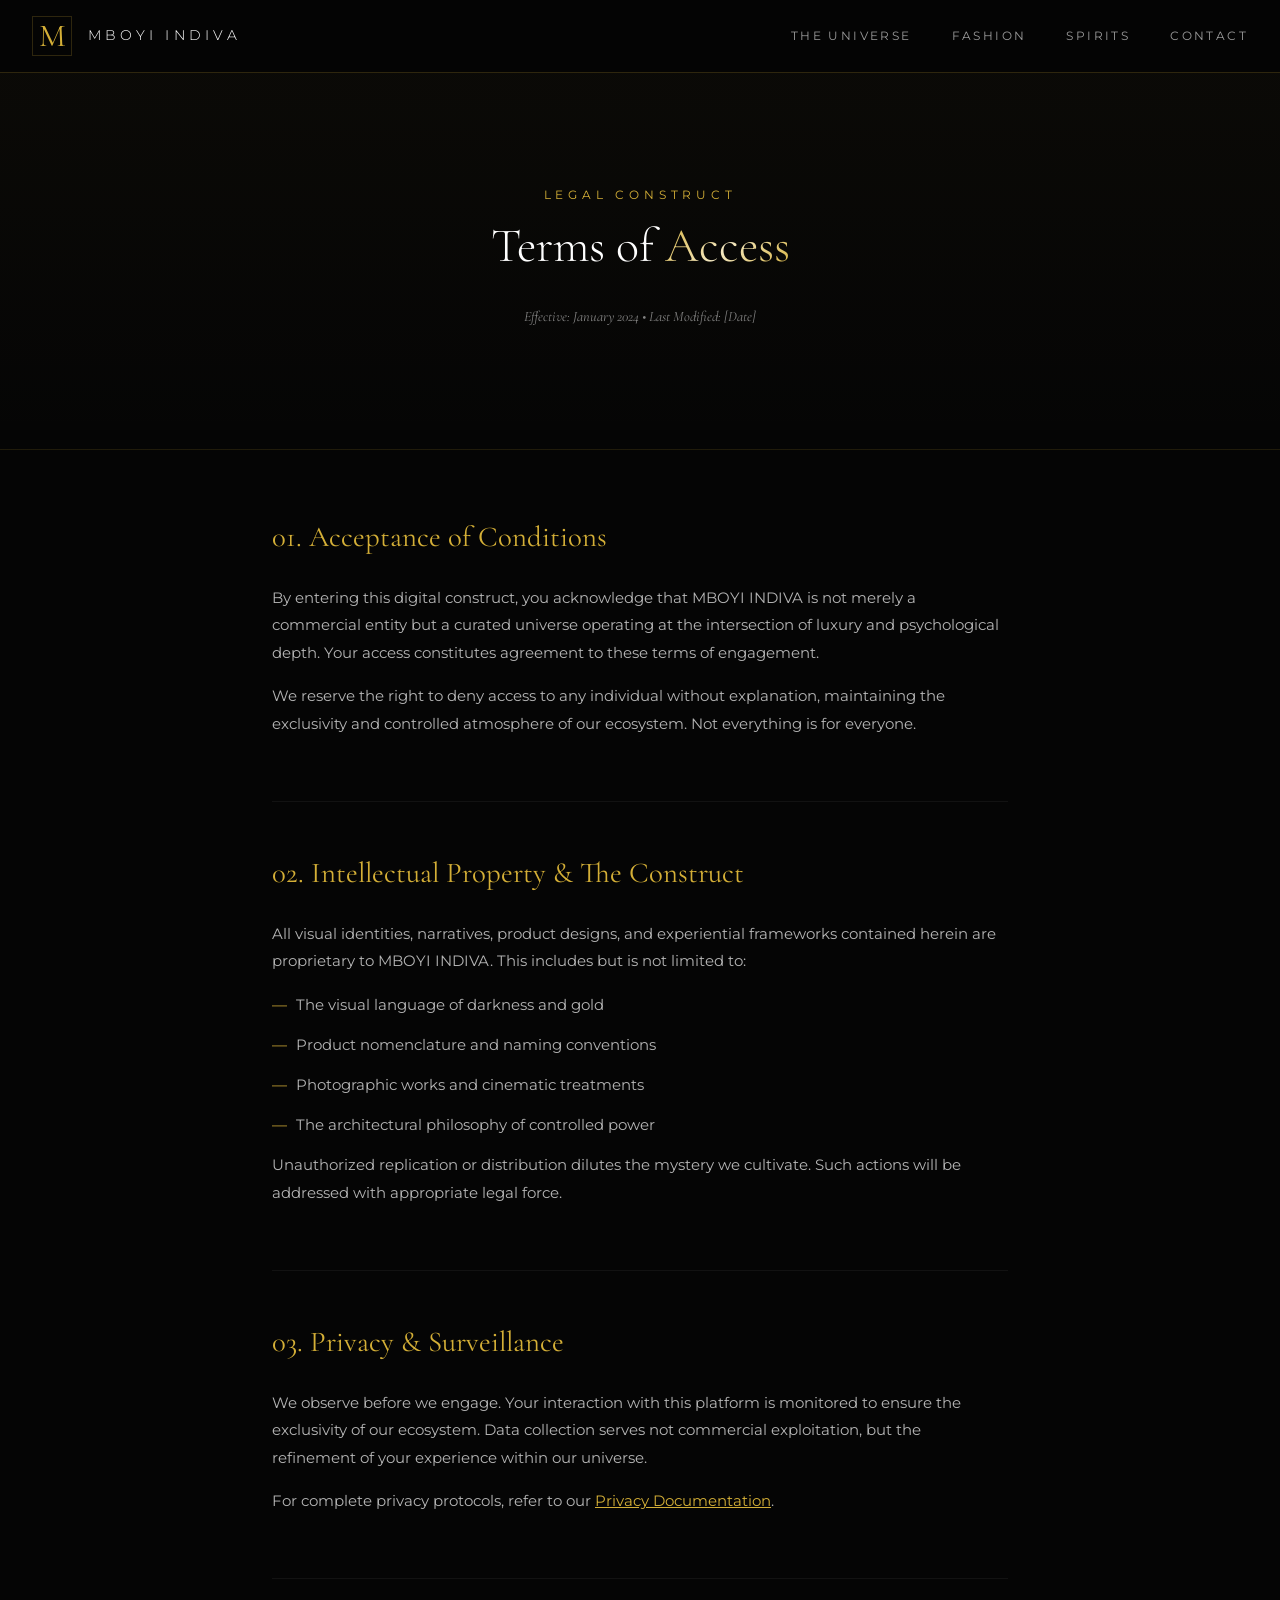
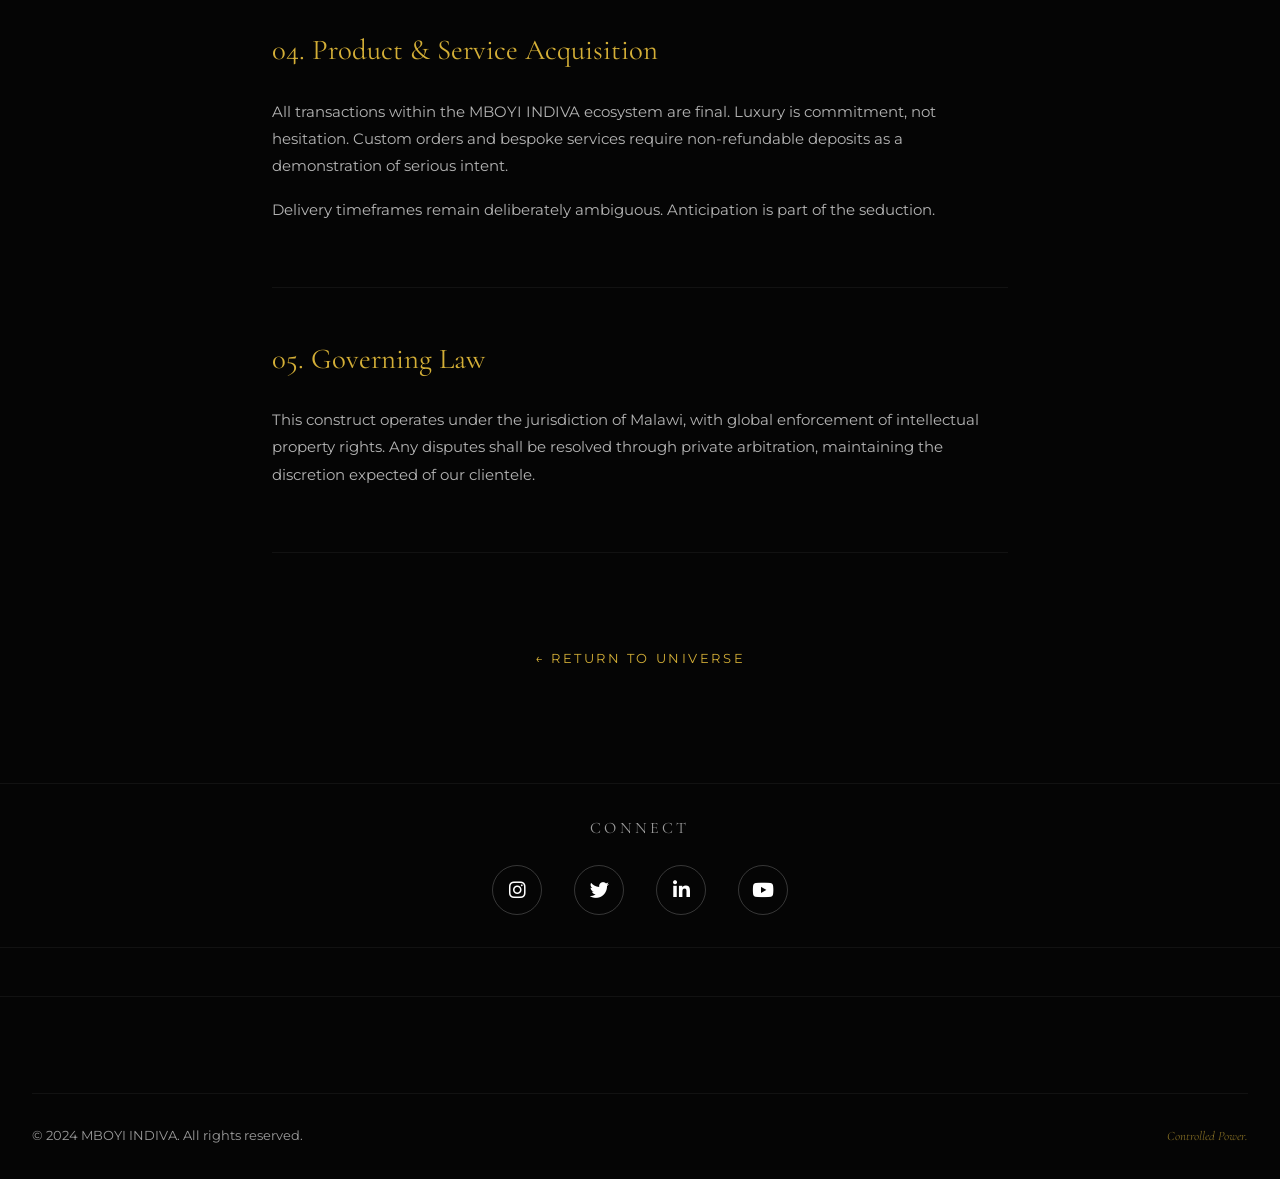
<file: terms.html>
<!DOCTYPE html>
<html lang="en">
<head>
    <meta charset="UTF-8">
    <meta name="viewport" content="width=device-width, initial-scale=1.0">
    <title>Terms of Access | MBOYI INDIVA</title>
    <link rel="preconnect" href="https://fonts.googleapis.com">
    <link rel="preconnect" href="https://fonts.gstatic.com" crossorigin>
    <link href="https://fonts.googleapis.com/css2?family=Cormorant+Garamond:ital,wght@0,300;0,400;0,600;1,400&family=Montserrat:wght@200;300;400;500&display=swap" rel="stylesheet">
    <link rel="stylesheet" href="style.css">
    <link rel="stylesheet" href="https://cdnjs.cloudflare.com/ajax/libs/font-awesome/6.4.0/css/all.min.css">
</head>
<body>

    <nav class="main-nav scrolled">
        <div class="nav-container">
            <a href="index.html" class="logo">
                <span class="logo-icon">M</span>
                <span class="logo-text">MBOYI INDIVA</span>
            </a>
            
            <div class="nav-links">
                <a href="index.html" class="nav-link">The Universe</a>
                <a href="index.html" class="nav-link">Fashion</a>
                <a href="index.html" class="nav-link">Spirits</a>
                <a href="contact.html" class="nav-link">Contact</a>
            </div>
        </div>
    </nav>

    <section class="legal-hero">
        <div>
            <span class="section-label">Legal Construct</span>
            <h1 class="section-title" style="font-size: 3rem;">Terms of <span class="indiva-gold">Access</span></h1>
            <p class="effective-date">Effective: January 2024 • Last Modified: [Date]</p>
        </div>
    </section>

    <div class="legal-content">
        <div class="legal-section">
            <h2>01. Acceptance of Conditions</h2>
            <p>By entering this digital construct, you acknowledge that MBOYI INDIVA is not merely a commercial entity but a curated universe operating at the intersection of luxury and psychological depth. Your access constitutes agreement to these terms of engagement.</p>
            <p>We reserve the right to deny access to any individual without explanation, maintaining the exclusivity and controlled atmosphere of our ecosystem. Not everything is for everyone.</p>
        </div>

        <div class="legal-section">
            <h2>02. Intellectual Property & The Construct</h2>
            <p>All visual identities, narratives, product designs, and experiential frameworks contained herein are proprietary to MBOYI INDIVA. This includes but is not limited to:</p>
            <ul>
                <li>The visual language of darkness and gold</li>
                <li>Product nomenclature and naming conventions</li>
                <li>Photographic works and cinematic treatments</li>
                <li>The architectural philosophy of controlled power</li>
            </ul>
            <p>Unauthorized replication or distribution dilutes the mystery we cultivate. Such actions will be addressed with appropriate legal force.</p>
        </div>

        <div class="legal-section">
            <h2>03. Privacy & Surveillance</h2>
            <p>We observe before we engage. Your interaction with this platform is monitored to ensure the exclusivity of our ecosystem. Data collection serves not commercial exploitation, but the refinement of your experience within our universe.</p>
            <p>For complete privacy protocols, refer to our <a href="privacy.html" style="color: #D4AF37;">Privacy Documentation</a>.</p>
        </div>

        <div class="legal-section">
            <h2>04. Product & Service Acquisition</h2>
            <p>All transactions within the MBOYI INDIVA ecosystem are final. Luxury is commitment, not hesitation. Custom orders and bespoke services require non-refundable deposits as a demonstration of serious intent.</p>
            <p>Delivery timeframes remain deliberately ambiguous. Anticipation is part of the seduction.</p>
        </div>

        <div class="legal-section">
            <h2>05. Governing Law</h2>
            <p>This construct operates under the jurisdiction of Malawi, with global enforcement of intellectual property rights. Any disputes shall be resolved through private arbitration, maintaining the discretion expected of our clientele.</p>
        </div>

        <div style="text-align: center;">
            <a href="index.html" class="back-link">← Return to Universe</a>
        </div>
    </div>

                <!-- Social Media Section -->
            <div class="footer-social">
                <h4>Connect</h4>
                <div class="social-icons">
                    <a href="#" class="social-icon" aria-label="Instagram">
                        <i class="fab fa-instagram"></i>
                    </a>
                    <a href="#" class="social-icon" aria-label="Twitter">
                        <i class="fab fa-twitter"></i>
                    </a>
                    <a href="#" class="social-icon" aria-label="LinkedIn">
                        <i class="fab fa-linkedin-in"></i>
                    </a>
                    <a href="#" class="social-icon" aria-label="YouTube">
                        <i class="fab fa-youtube"></i>
                    </a>
                </div>
            </div>

    <footer class="main-footer" style="margin-top: 0;">
        <div class="container">
            <div class="footer-bottom">
                <p>&copy; 2024 MBOYI INDIVA. All rights reserved.</p>
                <p class="footer-tagline">Controlled Power.</p>
            </div>
        </div>
    </footer>

</body>
</html>
</file>
<file: style.css>
/* 
MBOYI INDIVA - Luxury Noir Stylesheet
Brand Philosophy: Controlled Power, Mystery, Duality
*/

:root {
    /* Core Brand Colors */
    --color-obsidian: #050505;
    --color-void: #0a0a0a;
    --color-surface: #111111;
    --color-surface-light: #1a1a1a;
    --color-charcoal: #2a2a2a;
    --gold: #D4AF37;

    /* Gold Palette - Metallic gradients */
    --color-gold-dark: #8B6914;
    --color-gold-base: #D4AF37;
    --color-gold-light: #F4E8C1;
    --color-gold-bright: #FFD700;

    /* Text Colors */
    --color-text: #ffffff;
    --color-text-muted: rgba(255, 255, 255, 0.6);
    --color-text-dim: rgba(255, 255, 255, 0.3);

    /* Effects */
    --border-subtle: rgba(212, 175, 55, 0.2);
    --glass-bg: rgba(17, 17, 17, 0.7);
    --shadow-gold: 0 0 30px rgba(212, 175, 55, 0.15);
    --shadow-elevated: 0 20px 40px -15px rgba(0, 0, 0, 0.8);

    /* Typography */
    --font-serif: 'Cormorant Garamond', serif;
    --font-sans: 'Montserrat', sans-serif;

    /* Spacing */
    --spacing-xs: 0.5rem;
    --spacing-sm: 1rem;
    --spacing-md: 2rem;
    --spacing-lg: 4rem;
    --spacing-xl: 6rem;
}

* {
    margin: 0;
    padding: 0;
    box-sizing: border-box;
}

html {
    scroll-behavior: smooth;
    background-color: var(--color-obsidian);
}

body {
    font-family: var(--font-sans);
    background-color: var(--color-obsidian);
    color: var(--color-text);
    line-height: 1.6;
    overflow-x: hidden;
    -webkit-font-smoothing: antialiased;
}

/* Typography Utilities */
.indiva-gold {
    background: linear-gradient(135deg, var(--color-gold-base) 0%, var(--color-gold-light) 50%, var(--color-gold-base) 100%);
    -webkit-background-clip: text;
    -webkit-text-fill-color: transparent;
    background-clip: text;
    position: relative;
}

/* Initial Curtain Overlay */
.curtain-overlay {
    position: fixed;
    top: 0;
    left: 0;
    width: 100%;
    height: 100%;
    background: var(--color-obsidian);
    z-index: 9999;
    display: flex;
    align-items: center;
    justify-content: center;
    transition: transform 1.2s cubic-bezier(0.77, 0, 0.175, 1);
}

.curtain-overlay.revealed {
    transform: translateY(-100%);
}

.curtain-content {
    text-align: center;
    animation: fadeIn 1s ease;
}

.logo-mark {
    font-family: var(--font-serif);
    font-size: 8rem;
    font-weight: 300;
    line-height: 1;
    background: linear-gradient(to bottom, var(--color-gold-light), var(--color-gold-dark));
    background-clip: text;
    -webkit-text-fill-color: transparent;
    margin-bottom: var(--spacing-sm);
}

.curtain-text {
    font-family: var(--font-serif);
    font-size: 0.9rem;
    letter-spacing: 0.5em;
    text-transform: uppercase;
    color: var(--color-text-muted);
    animation: pulse 2s infinite;
}

@keyframes pulse {

    0%,
    100% {
        opacity: 0.4;
    }

    50% {
        opacity: 1;
    }
}

/* Navigation */
.main-nav {
    position: fixed;
    top: 0;
    left: 0;
    width: 100%;
    z-index: 1000;
    padding: 1.5rem 0;
    transition: all 0.4s ease;
    border-bottom: 1px solid transparent;
}

.main-nav.scrolled {
    background: rgba(5, 5, 5, 0.95);
    -webkit-backdrop-filter: blur(20px);
    backdrop-filter: blur(20px);
    border-bottom: 1px solid var(--border-subtle);
    padding: 1rem 0;
}

.nav-container {
    max-width: 1400px;
    margin: 0 auto;
    padding: 0 var(--spacing-md);
    display: flex;
    justify-content: space-between;
    align-items: center;
}

.logo {
    display: flex;
    align-items: center;
    gap: var(--spacing-sm);
    text-decoration: none;
    color: var(--color-text);
}

.logo-icon {
    font-family: var(--font-serif);
    font-size: 2rem;
    font-weight: 400;
    width: 40px;
    height: 40px;
    display: flex;
    align-items: center;
    justify-content: center;
    border: 1px solid var(--border-subtle);
    color: var(--color-gold-base);
}

.logo-text {
    font-size: 0.85rem;
    letter-spacing: 0.3em;
    font-weight: 300;
}

.nav-links {
    display: flex;
    gap: 2.5rem;
    list-style: none;
}

.nav-link {
    color: var(--color-text-muted);
    text-decoration: none;
    font-size: 0.75rem;
    letter-spacing: 0.2em;
    text-transform: uppercase;
    transition: color 0.3s ease;
    position: relative;
}

.nav-link::after {
    content: '';
    position: absolute;
    bottom: -5px;
    left: 0;
    width: 0;
    height: 1px;
    background: var(--color-gold-base);
    transition: width 0.3s ease;
}

.nav-link:hover {
    color: var(--color-text);
}

.nav-link:hover::after {
    width: 100%;
}

.mystery-link {
    color: var(--color-gold-base);
    border: 1px solid var(--border-subtle);
    padding: 0.5rem 1rem;
}

.mystery-link:hover {
    background: rgba(212, 175, 55, 0.1);
}

.menu-toggle {
    display: none;
    flex-direction: column;
    gap: 6px;
    background: none;
    border: none;
    cursor: pointer;
    padding: 5px;
}

.menu-toggle span {
    width: 25px;
    height: 1px;
    background: var(--color-text);
    transition: all 0.3s ease;
}

/* Hero Section */
.hero {
    min-height: 100vh;
    display: flex;
    align-items: center;
    justify-content: center;
    position: relative;
    overflow: hidden;
    padding: var(--spacing-xl) var(--spacing-md);
}

.hero-bg {
    position: absolute;
    top: 0;
    left: 0;
    width: 100%;
    height: 100%;
    background:
        radial-gradient(circle at 20% 50%, rgba(212, 175, 55, 0.03) 0%, transparent 50%),
        radial-gradient(circle at 80% 80%, rgba(212, 175, 55, 0.02) 0%, transparent 40%);
}

.grain-overlay {
    position: absolute;
    top: 0;
    left: 0;
    width: 100%;
    height: 100%;
    opacity: 0.03;
    background-image: url("data:image/svg+xml,%3Csvg viewBox='0 0 200 200' xmlns='http://www.w3.org/2000/svg'%3E%3Cfilter id='noiseFilter'%3E%3CfeTurbulence type='fractalNoise' baseFrequency='0.9' numOctaves='3' stitchTiles='stitch'/%3E%3C/filter%3E%3Crect width='100%25' height='100%25' filter='url(%23noiseFilter)'/%3E%3C/svg%3E");
    pointer-events: none;
}

.light-leak {
    position: absolute;
    top: -50%;
    right: -10%;
    width: 600px;
    height: 600px;
    background: radial-gradient(circle, rgba(212, 175, 55, 0.08) 0%, transparent 70%);
    filter: blur(80px);
    pointer-events: none;
}

.hero-content {
    text-align: center;
    max-width: 900px;
    z-index: 2;
    position: relative;
}

.hero-subtitle {
    font-family: var(--font-serif);
    font-size: 0.9rem;
    letter-spacing: 0.5em;
    color: var(--color-gold-base);
    margin-bottom: var(--spacing-md);
    text-transform: uppercase;
}

.hero-title {
    font-family: var(--font-serif);
    font-size: clamp(4rem, 12vw, 8rem);
    line-height: 0.9;
    margin-bottom: var(--spacing-md);
    font-weight: 300;
    letter-spacing: -0.02em;
}

.title-line {
    display: block;
}

.hero-description {
    font-size: 1.1rem;
    color: var(--color-text-muted);
    max-width: 600px;
    margin: 0 auto var(--spacing-md);
    font-weight: 300;
    line-height: 1.8;
}

.hero-actions {
    display: flex;
    gap: var(--spacing-sm);
    justify-content: center;
    flex-wrap: wrap;
}

/* Buttons */
.btn-primary,
.btn-secondary,
.btn-order,
.btn-quick {
    padding: 1rem 2.5rem;
    font-family: var(--font-sans);
    font-size: 0.75rem;
    letter-spacing: 0.2em;
    text-transform: uppercase;
    cursor: pointer;
    transition: all 0.4s ease;
    border: none;
    text-decoration: none;
    display: inline-flex;
    align-items: center;
    gap: 0.5rem;
}

.btn-primary {
    background: linear-gradient(135deg, rgba(212, 175, 55, 0.1), rgba(212, 175, 55, 0.05));
    color: var(--color-gold-light);
    border: 1px solid var(--border-subtle);
    position: relative;
    overflow: hidden;
}

.btn-primary::before {
    content: '';
    position: absolute;
    top: 0;
    left: -100%;
    width: 100%;
    height: 100%;
    background: linear-gradient(90deg, transparent, rgba(212, 175, 55, 0.2), transparent);
    transition: left 0.5s ease;
}

.btn-primary:hover {
    box-shadow: var(--shadow-gold);
    transform: translateY(-2px);
}

.btn-primary:hover::before {
    left: 100%;
}

.btn-secondary {
    background: transparent;
    color: var(--color-text);
    border: 1px solid rgba(255, 255, 255, 0.2);
}

.btn-secondary:hover {
    border-color: var(--color-gold-base);
    color: var(--color-gold-base);
}

.btn-block {
    width: 100%;
    justify-content: center;
}

.scroll-indicator {
    position: absolute;
    bottom: 3rem;
    left: 50%;
    transform: translateX(-50%);
    display: flex;
    flex-direction: column;
    align-items: center;
    gap: 1rem;
    color: var(--color-text-muted);
    font-size: 0.7rem;
    letter-spacing: 0.3em;
    text-transform: uppercase;
}

.scroll-line {
    width: 1px;
    height: 60px;
    background: linear-gradient(to bottom, var(--color-gold-base), transparent);
    animation: scrollPulse 2s infinite;
}

@keyframes scrollPulse {

    0%,
    100% {
        opacity: 0;
        transform: scaleY(0.5);
    }

    50% {
        opacity: 1;
        transform: scaleY(1);
    }
}

/* Container */
.container {
    max-width: 1400px;
    margin: 0 auto;
    padding: 0 var(--spacing-md);
}

/* Section Headers */
.section-header {
    text-align: center;
    margin-bottom: var(--spacing-lg);
}

.section-label {
    display: block;
    font-size: 0.75rem;
    letter-spacing: 0.4em;
    text-transform: uppercase;
    color: var(--color-gold-base);
    margin-bottom: var(--spacing-sm);
}

.section-title {
    font-family: var(--font-serif);
    font-size: clamp(2.5rem, 5vw, 4rem);
    font-weight: 300;
    line-height: 1.1;
    margin-bottom: var(--spacing-sm);
}

.section-subtitle {
    color: var(--color-text-muted);
    font-size: 0.9rem;
}

/* Essence Section */
.essence {
    padding: var(--spacing-xl) 0;
    background: linear-gradient(to bottom, var(--color-obsidian), var(--color-void));
}

.essence-grid {
    display: grid;
    grid-template-columns: 1fr 1fr;
    gap: var(--spacing-lg);
    align-items: center;
}

.essence-paragraph {
    font-size: 1.2rem;
    line-height: 1.8;
    color: var(--color-text-muted);
    margin: var(--spacing-md) 0;
    font-weight: 300;
}

.philosophy-points {
    margin-top: var(--spacing-md);
    display: flex;
    flex-direction: column;
    gap: var(--spacing-sm);
}

.point {
    display: flex;
    align-items: center;
    gap: var(--spacing-md);
    padding: var(--spacing-sm) 0;
    border-bottom: 1px solid rgba(255, 255, 255, 0.05);
}

.point-number {
    font-family: var(--font-serif);
    font-size: 1.5rem;
    color: var(--color-gold-base);
    opacity: 0.5;
    min-width: 40px;
}

.point-text {
    font-size: 0.95rem;
    letter-spacing: 0.1em;
    text-transform: uppercase;
    color: var(--color-text);
}

.visual-frame {
    position: relative;
    aspect-ratio: 3/4;
    border: 1px solid var(--border-subtle);
    padding: 1rem;
}

.visual-image {
    width: 100%;
    height: 100%;
    background-size: cover;
    background-position: center;
    filter: grayscale(100%) contrast(1.1);
}

.visual-overlay {
    position: absolute;
    inset: 1rem;
    background: linear-gradient(to top, rgba(5, 5, 5, 0.8), transparent);
    pointer-events: none;
}

/* Fashion Section */
.fashion {
    padding: var(--spacing-xl) 0;
    background: var(--color-void);
}

.collection-tabs {
    display: flex;
    justify-content: center;
    gap: var(--spacing-md);
    margin-bottom: var(--spacing-lg);
}

.tab-btn {
    background: transparent;
    border: none;
    color: var(--color-text-muted);
    font-family: var(--font-sans);
    font-size: 0.8rem;
    letter-spacing: 0.2em;
    text-transform: uppercase;
    cursor: pointer;
    padding: 0.5rem 0;
    position: relative;
    transition: color 0.3s ease;
}

.tab-btn.active {
    color: var(--color-gold-base);
}

.tab-btn.active::after {
    content: '';
    position: absolute;
    bottom: 0;
    left: 0;
    width: 100%;
    height: 1px;
    background: var(--color-gold-base);
}

.collection-grid {
    display: grid;
    grid-template-columns: repeat(auto-fit, minmax(300px, 1fr));
    gap: var(--spacing-md);
}

.product-card {
    background: var(--color-surface);
    border: 1px solid rgba(255, 255, 255, 0.05);
    overflow: hidden;
    transition: transform 0.4s ease;
}

.product-card:hover {
    transform: translateY(-5px);
    border-color: var(--border-subtle);
}

.product-image {
    position: relative;
    aspect-ratio: 3/4;
    overflow: hidden;
}

.image-placeholder {
    width: 100%;
    height: 100%;
    background-size: cover;
    background-position: center;
    transition: transform 0.6s ease;
}

.product-card:hover .image-placeholder {
    transform: scale(1.05);
}

.product-overlay {
    position: absolute;
    inset: 0;
    background: rgba(0, 0, 0, 0.5);
    display: flex;
    align-items: center;
    justify-content: center;
    opacity: 0;
    transition: opacity 0.3s ease;
}

.product-card:hover .product-overlay {
    opacity: 1;
}

.btn-quick {
    background: var(--color-text);
    color: var(--color-obsidian);
    border: none;
    padding: 0.8rem 1.5rem;
}

.product-info {
    padding: var(--spacing-md);
}

.product-info h3 {
    font-family: var(--font-serif);
    font-size: 1.3rem;
    font-weight: 400;
    margin-bottom: 0.5rem;
}

.product-price {
    color: var(--color-gold-base);
    font-size: 0.9rem;
    letter-spacing: 0.1em;
}

/* Spirits Section */
.spirits {
    padding: var(--spacing-xl) 0;
    background: var(--color-obsidian);
    position: relative;
    overflow: hidden;
}

.spirits::before {
    content: '';
    position: absolute;
    top: 50%;
    left: -10%;
    width: 500px;
    height: 500px;
    background: radial-gradient(circle, rgba(212, 175, 55, 0.03), transparent 70%);
    filter: blur(50px);
}

.spirits-grid {
    display: grid;
    grid-template-columns: 1fr 1fr;
    gap: var(--spacing-lg);
    align-items: center;
}

.spirits-description {
    color: var(--color-text-muted);
    font-size: 1.1rem;
    line-height: 1.8;
    margin: var(--spacing-md) 0;
    font-weight: 300;
}

.drink-cards {
    display: flex;
    flex-direction: column;
    gap: var(--spacing-md);
    margin-top: var(--spacing-lg);
}

.drink-item {
    display: grid;
    grid-template-columns: 120px 1fr;
    gap: var(--spacing-md);
    padding: var(--spacing-md);
    background: rgba(17, 17, 17, 0.5);
    border: 1px solid rgba(255, 255, 255, 0.05);
    transition: all 0.3s ease;
}

.drink-item:hover {
    border-color: var(--border-subtle);
    background: rgba(212, 175, 55, 0.05);
}

.bottle-placeholder {
    width: 100px;
    height: 140px;
    border-radius: 4px;
    display: flex;
    align-items: center;
    justify-content: center;
    position: relative;
}

.bottle-placeholder.black {
    background: linear-gradient(135deg, #1a1a1a, #0a0a0a);
    border: 1px solid #333;
}

.bottle-placeholder.gold {
    background: linear-gradient(135deg, #D4AF37, #8B6914);
    border: 1px solid var(--color-gold-light);
}

.bottle-label {
    font-family: var(--font-serif);
    font-size: 2rem;
    color: var(--color-gold-base);
    font-weight: 300;
}

.bottle-placeholder.gold .bottle-label {
    color: var(--color-obsidian);
}

.drink-info h3 {
    font-family: var(--font-serif);
    font-size: 1.4rem;
    margin-bottom: 0.3rem;
    font-weight: 400;
}

.drink-notes {
    font-size: 0.8rem;
    color: var(--color-text-muted);
    margin-bottom: var(--spacing-sm);
    font-style: italic;
}

.drink-price {
    font-size: 1.2rem;
    color: var(--color-gold-base);
    margin-bottom: var(--spacing-sm);
    font-family: var(--font-serif);
}

.btn-order {
    background: transparent;
    border: 1px solid var(--border-subtle);
    color: var(--color-text);
    padding: 0.6rem 1.2rem;
    font-size: 0.7rem;
}

.btn-order:hover {
    background: var(--color-gold-base);
    color: var(--color-obsidian);
    border-color: var(--color-gold-base);
}

.ambience-image {
    width: 100%;
    height: 600px;
    background-size: cover;
    background-position: center;
    border-radius: 4px;
    opacity: 0.8;
    filter: contrast(1.2) brightness(0.8);
}

/* Stays Section */
.stays {
    padding: var(--spacing-xl) 0;
    background: var(--color-void);
}

.villa-card {
    display: grid;
    grid-template-columns: 1.2fr 1fr;
    background: var(--color-surface);
    border: 1px solid rgba(255, 255, 255, 0.05);
    overflow: hidden;
}

.villa-image {
    position: relative;
    min-height: 500px;
    background-size: cover;
    background-position: center;
}

.villa-overlay {
    position: absolute;
    inset: 0;
    background: linear-gradient(to right, transparent 50%, var(--color-surface));
}

.villa-content {
    padding: var(--spacing-lg);
    display: flex;
    flex-direction: column;
    justify-content: center;
}

.villa-content h3 {
    font-family: var(--font-serif);
    font-size: 2.5rem;
    margin-bottom: 0.5rem;
    font-weight: 300;
}

.villa-location {
    color: var(--color-gold-base);
    font-size: 0.9rem;
    letter-spacing: 0.2em;
    text-transform: uppercase;
    margin-bottom: var(--spacing-md);
}

.booking-details {
    display: flex;
    gap: var(--spacing-lg);
    margin: var(--spacing-md) 0;
    padding: var(--spacing-md) 0;
    border-top: 1px solid rgba(255, 255, 255, 0.1);
    border-bottom: 1px solid rgba(255, 255, 255, 0.1);
}

.detail {
    display: flex;
    flex-direction: column;
    gap: 0.3rem;
}

.detail-label {
    font-size: 0.75rem;
    color: var(--color-text-muted);
    text-transform: uppercase;
    letter-spacing: 0.1em;
}

.detail-value {
    font-size: 1rem;
    color: var(--color-text);
}

.villa-description {
    color: var(--color-text-muted);
    line-height: 1.8;
    margin-bottom: var(--spacing-md);
}

/* Transport Section */
.transport {
    padding: var(--spacing-xl) 0;
    background: var(--color-obsidian);
}

.transport-grid {
    display: grid;
    grid-template-columns: 1fr 1fr;
    gap: var(--spacing-lg);
    align-items: center;
}

.vehicle-showcase {
    position: relative;
    height: 600px;
}

.vehicle-image,
.vehicle-interior {
    position: absolute;
    border-radius: 4px;
    overflow: hidden;
    box-shadow: var(--shadow-elevated);
}

.vehicle-image {
    width: 80%;
    height: 70%;
    top: 0;
    left: 0;
    background-size: cover;
    background-position: center;
    z-index: 2;
}

.vehicle-interior {
    width: 60%;
    height: 50%;
    bottom: 0;
    right: 0;
    background-size: cover;
    background-position: center;
    border: 2px solid var(--color-surface);
    z-index: 3;
}

.service-list {
    margin: var(--spacing-lg) 0;
    display: flex;
    flex-direction: column;
    gap: var(--spacing-sm);
}

.service-item {
    border-bottom: 1px solid rgba(255, 255, 255, 0.1);
    padding-bottom: var(--spacing-sm);
}

.service-header {
    display: flex;
    justify-content: space-between;
    align-items: center;
    cursor: pointer;
    padding: var(--spacing-sm) 0;
}

.service-header h3 {
    font-family: var(--font-serif);
    font-size: 1.3rem;
    font-weight: 400;
}

.service-toggle {
    font-size: 1.5rem;
    color: var(--color-gold-base);
    transition: transform 0.3s ease;
}

.service-item.active .service-toggle {
    transform: rotate(45deg);
}

.service-body {
    max-height: 0;
    overflow: hidden;
    transition: max-height 0.3s ease;
    color: var(--color-text-muted);
    font-size: 0.9rem;
    line-height: 1.6;
}

.service-item.active .service-body {
    max-height: 100px;
    padding-bottom: var(--spacing-sm);
}

/* Studio Section */
.studio {
    padding: var(--spacing-xl) 0;
    background: var(--color-void);
    text-align: center;
}

.studio-card {
    max-width: 600px;
    margin: 0 auto;
    padding: var(--spacing-lg);
    background: rgba(17, 17, 17, 0.5);
    border: 1px solid var(--border-subtle);
    border-radius: 4px;
}

.studio-icon {
    font-size: 2rem;
    color: var(--color-gold-base);
    margin-bottom: var(--spacing-sm);
}

.studio-card h3 {
    font-family: var(--font-serif);
    font-size: 2rem;
    margin-bottom: var(--spacing-sm);
    font-weight: 300;
}

.studio-card p {
    color: var(--color-text-muted);
    margin-bottom: var(--spacing-md);
}

/* Mystery Access Section */
.mystery {
    padding: var(--spacing-xl) 0;
    background: linear-gradient(to bottom, var(--color-void), var(--color-obsidian));
    position: relative;
}

.mystery-container {
    max-width: 500px;
    margin: 0 auto;
    position: relative;
    min-height: 600px;
}

.lock-interface {
    background: rgba(10, 10, 10, 0.9);
    border: 1px solid var(--border-subtle);
    padding: var(--spacing-lg);
    text-align: center;
    border-radius: 8px;
    -webkit-backdrop-filter: blur(20px);
    backdrop-filter: blur(10px);
    box-shadow: var(--shadow-gold);
}

.lock-header {
    margin-bottom: var(--spacing-lg);
}

.lock-icon {
    font-size: 2rem;
    color: var(--color-gold-base);
    display: block;
    margin-bottom: var(--spacing-sm);
}

.lock-header h2 {
    font-family: var(--font-serif);
    font-size: 2rem;
    font-weight: 300;
    margin-bottom: 0.5rem;
}

.lock-header p {
    color: var(--color-text-muted);
    font-size: 0.9rem;
    letter-spacing: 0.2em;
    text-transform: uppercase;
}

.passcode-display {
    display: flex;
    justify-content: center;
    gap: var(--spacing-sm);
    margin-bottom: var(--spacing-md);
}

.digit-box {
    width: 50px;
    height: 60px;
    border: 1px solid rgba(255, 255, 255, 0.2);
    border-radius: 4px;
    display: flex;
    align-items: center;
    justify-content: center;
    font-size: 1.5rem;
    font-family: var(--font-serif);
    color: var(--color-gold-base);
    background: rgba(0, 0, 0, 0.5);
    transition: all 0.3s ease;
}

.digit-box.filled {
    border-color: var(--color-gold-base);
    box-shadow: 0 0 10px rgba(212, 175, 55, 0.3);
}

.digit-box.error {
    border-color: #ff4444;
    animation: shake 0.5s ease;
}

@keyframes shake {

    0%,
    100% {
        transform: translateX(0);
    }

    25% {
        transform: translateX(-10px);
    }

    75% {
        transform: translateX(10px);
    }
}

.passcode-hint {
    color: var(--color-text-muted);
    font-size: 0.8rem;
    margin-bottom: var(--spacing-md);
}

.keypad {
    display: grid;
    grid-template-columns: repeat(3, 1fr);
    gap: var(--spacing-sm);
    max-width: 250px;
    margin: 0 auto var(--spacing-md);
}

/* Custom keypad layout matching the brand image */
/*.keypad .key:nth-child(4) { grid-column: 2; } */
/* Move 5 to position 4 visually or adjust as needed */
/* Actually let's make it standard but styled luxury */

.key {
    aspect-ratio: 1;
    background: rgba(255, 255, 255, 0.05);
    border: 1px solid rgba(255, 255, 255, 0.1);
    color: var(--color-text);
    font-family: var(--font-serif);
    font-size: 1.2rem;
    cursor: pointer;
    transition: all 0.2s ease;
    border-radius: 4px;
}

.key:hover {
    background: rgba(212, 175, 55, 0.1);
    border-color: var(--color-gold-base);
    color: var(--color-gold-base);
}

.key:active {
    transform: scale(0.95);
}

.lock-status {
    height: 20px;
    color: var(--color-gold-base);
    font-size: 0.8rem;
    letter-spacing: 0.1em;
}

.unlocked-content {
    display: none;
    animation: fadeIn 0.6s ease;
}

.unlocked-content.active {
    display: block;
}

.secret-header {
    text-align: center;
    margin-bottom: var(--spacing-lg);
    padding: var(--spacing-lg);
    border-bottom: 1px solid var(--border-subtle);
}

.secret-header h2 {
    font-family: var(--font-serif);
    font-size: 2.5rem;
    margin-bottom: var(--spacing-sm);
}

.secret-grid {
    display: grid;
    grid-template-columns: repeat(auto-fit, minmax(250px, 1fr));
    gap: var(--spacing-md);
}

.secret-card {
    background: var(--color-surface);
    border: 1px solid rgba(255, 255, 255, 0.05);
    padding: var(--spacing-md);
    transition: all 0.3s ease;
}

.secret-card:hover {
    border-color: var(--border-subtle);
    transform: translateY(-3px);
    box-shadow: var(--shadow-gold);
}

.secret-card h3 {
    font-family: var(--font-serif);
    font-size: 1.5rem;
    margin-bottom: var(--spacing-sm);
    color: var(--color-gold-base);
}

.secret-card p {
    color: var(--color-text-muted);
    font-size: 0.9rem;
    margin-bottom: var(--spacing-md);
}

/* Footer */
.main-footer {
    padding: var(--spacing-xl) 0 var(--spacing-md);
    background: var(--color-obsidian);
    border-top: 1px solid rgba(255, 255, 255, 0.05);
}

.footer-grid {
    display: grid;
    grid-template-columns: 2fr 1fr;
    gap: var(--spacing-lg);
    margin-bottom: var(--spacing-lg);
}

.footer-brand .logo-mark {
    font-size: 4rem;
    margin-bottom: var(--spacing-sm);
}

.footer-text {
    color: var(--color-text-muted);
    font-size: 0.9rem;
    line-height: 1.8;
    max-width: 400px;
}

.footer-links {
    display: flex;
    gap: var(--spacing-lg);
}

.link-group {
    display: flex;
    flex-direction: column;
    gap: var(--spacing-sm);
}

.link-group h4 {
    font-family: var(--font-serif);
    font-size: 1rem;
    margin-bottom: var(--spacing-sm);
    color: var(--color-text);
    font-weight: 400;
}

.link-group a {
    color: var(--color-text-muted);
    text-decoration: none;
    font-size: 0.85rem;
    transition: color 0.3s ease;
}

.link-group a:hover {
    color: var(--color-gold-base);
}

.footer-bottom {
    display: flex;
    justify-content: space-between;
    align-items: center;
    padding-top: var(--spacing-md);
    border-top: 1px solid rgba(255, 255, 255, 0.05);
    font-size: 0.8rem;
    color: var(--color-text-muted);
}

.footer-tagline {
    font-family: var(--font-serif);
    font-style: italic;
    color: var(--color-gold-base);
    opacity: 0.6;
}

/* Reveal Animation Classes */
.reveal {
    opacity: 0;
    transform: translateY(30px);
    transition: all 0.8s cubic-bezier(0.5, 0, 0, 1);
}

.reveal.active {
    opacity: 1;
    transform: translateY(0);
}

/* Responsive */
@media (max-width: 968px) {
    .nav-links {
        display: none;
    }

    .menu-toggle {
        display: flex;
    }

    .essence-grid,
    .spirits-grid,
    .transport-grid {
        grid-template-columns: 1fr;
    }

    .villa-card {
        grid-template-columns: 1fr;
    }

    .villa-image {
        min-height: 300px;
    }

    .vehicle-showcase {
        height: 400px;
    }

    .footer-grid {
        grid-template-columns: 1fr;
    }
}

@media (max-width: 640px) {
    .hero-title {
        font-size: 3rem;
    }

    .collection-grid {
        grid-template-columns: 1fr;
    }

    .drink-item {
        grid-template-columns: 80px 1fr;
    }

    .bottle-placeholder {
        width: 70px;
        height: 100px;
    }

    .keypad {
        max-width: 200px;
    }

    .digit-box {
        width: 40px;
        height: 50px;
    }
}

/* Additional styles for Legal and Contact pages */
.back-link {
    display: inline-flex;
    align-items: center;
    gap: 0.5rem;
    color: #D4AF37;
    text-decoration: none;
    font-size: 0.8rem;
    letter-spacing: 0.2em;
    text-transform: uppercase;
    margin-top: 3rem;
    transition: opacity 0.3s ease;
}

.back-link:hover {
    opacity: 0.7;
}

.legal-content {
    max-width: 800px;
    margin: 0 auto;
    padding: 4rem 2rem;
}

.legal-section {
    margin-bottom: 3rem;
    padding-bottom: 3rem;
    border-bottom: 1px solid rgba(255, 255, 255, 0.05);
}

.legal-section h2 {
    font-family: 'Cormorant Garamond', serif;
    font-size: 1.8rem;
    color: #D4AF37;
    margin-bottom: 1.5rem;
    font-weight: 400;
}

.legal-section p,
.legal-section li {
    color: rgba(255, 255, 255, 0.7);
    line-height: 1.8;
    margin-bottom: 1rem;
    font-size: 0.95rem;
}

.effective-date {
    font-family: 'Cormorant Garamond', serif;
    font-style: italic;
    color: rgba(255, 255, 255, 0.5);
    margin-top: 1rem;
    font-size: 0.9rem;
}

.highlight-box {
    background: rgba(212, 175, 55, 0.05);
    border-left: 2px solid #D4AF37;
    padding: 1.5rem;
    margin: 2rem 0;
    font-style: italic;
    color: rgba(255, 255, 255, 0.8);
}

/* logo mark */
.logo-mark {
    width: 100px;
    /* set your desired size */
    height: 100px;
    background-image: url('Logo.jpeg');
    background-size: contain;
    background-repeat: no-repeat;
    background-position: center;
}

.logo-mark img {
    width: 100px;
    /* adjust as needed */
    height: auto;
}

/* scroll button */
.scroll-top-btn {
    position: fixed;
    bottom: 30px;
    right: 30px;
    width: 50px;
    height: 50px;
    border-radius: 50%;
    display: flex;
    align-items: center;
    justify-content: center;
    background-color: white;
    -webkit-backdrop-filter: blur(12px);
    backdrop-filter: blur(12px);
    cursor: pointer;
    opacity: 0;
    visibility: hidden;
    transform: translateY(20px);
    transition: all 0.4s ease;
    z-index: 999;
}

.scroll-top-btn.visible {
    opacity: 1;
    visibility: visible;
    transform: translateY(0);
}

.scroll-top-btn:hover {
    border-color: var( --gold);
    box-shadow: 0 5px 25px rgba(212, 175, 55, 0.3);
}

.scroll-top-btn i {
    font-size: 18px;
    color: black;
    transition: color 0.3s ease;
}

.scroll-top-btn:hover i {
    color: var( --gold);
}

 /* contact css */
.contact-container {
            min-height: 100vh;
            padding-top: 6rem;
            display: grid;
            grid-template-columns: 1fr 1fr;
        }
        
        .contact-visual {
            position: relative;
            background-image: url('https://images.unsplash.com/photo-1497366216548-37526070297c?w=1000&q=80&sat=-100');
            background-size: cover;
            background-position: center;
            min-height: 600px;
        }
        
        .contact-visual::after {
            content: '';
            position: absolute;
            inset: 0;
            background: linear-gradient(to right, transparent, #050505);
        }
        
        .contact-form-container {
            padding: 4rem;
            display: flex;
            flex-direction: column;
            justify-content: center;
            max-width: 600px;
        }
        
        .form-header {
            margin-bottom: 3rem;
        }
        
        .form-header h1 {
            font-family: 'Cormorant Garamond', serif;
            font-size: 3rem;
            font-weight: 300;
            margin-bottom: 1rem;
        }
        
        .form-header p {
            color: rgba(255, 255, 255, 0.6);
            font-size: 0.9rem;
            line-height: 1.6;
        }
        
        .form-group {
            margin-bottom: 2rem;
            position: relative;
        }
        
        .form-group label {
            display: block;
            font-size: 0.7rem;
            letter-spacing: 0.2em;
            text-transform: uppercase;
            color: rgba(255, 255, 255, 0.5);
            margin-bottom: 0.5rem;
            font-family: 'Montserrat', sans-serif;
        }
        
        .form-control {
            width: 100%;
            background: transparent;
            border: none;
            border-bottom: 1px solid rgba(255, 255, 255, 0.2);
            padding: 0.8rem 0;
            color: #fff;
            font-family: 'Cormorant Garamond', serif;
            font-size: 1.2rem;
            transition: border-color 0.3s ease;
            outline: none;
        }
        
        .form-control:focus {
            border-bottom-color: #D4AF37;
        }
        
        .form-control::placeholder {
            color: rgba(255, 255, 255, 0.3);
        }
        
        select.form-control {
            cursor: pointer;
            appearance: none;
            background-image: url("data:image/svg+xml,%3Csvg xmlns='http://www.w3.org/2000/svg' width='12' height='12' viewBox='0 0 24 24' fill='none' stroke='%23D4AF37' stroke-width='2' stroke-linecap='round' stroke-linejoin='round'%3E%3Cpath d='M6 9l6 6 6-6'/%3E%3C/svg%3E");
            background-repeat: no-repeat;
            background-position: right center;
            padding-right: 20px;
        }
        
        textarea.form-control {
            resize: vertical;
            min-height: 120px;
            font-family: 'Montserrat', sans-serif;
            font-size: 0.9rem;
            line-height: 1.6;
        }
        
        .submit-btn {
            width: 100%;
            padding: 1.2rem;
            background: transparent;
            border: 1px solid #D4AF37;
            color: #D4AF37;
            font-family: 'Montserrat', sans-serif;
            font-size: 0.8rem;
            letter-spacing: 0.3em;
            text-transform: uppercase;
            cursor: pointer;
            transition: all 0.4s ease;
            margin-top: 1rem;
            position: relative;
            overflow: hidden;
        }
        
        .submit-btn::before {
            content: '';
            position: absolute;
            top: 0;
            left: -100%;
            width: 100%;
            height: 100%;
            background: rgba(212, 175, 55, 0.1);
            transition: left 0.4s ease;
        }
        
        .submit-btn:hover::before {
            left: 0;
        }
        
        .submit-btn:hover {
            box-shadow: 0 0 20px rgba(212, 175, 55, 0.2);
        }
        
        .alt-contact {
            margin-top: 3rem;
            padding-top: 2rem;
            border-top: 1px solid rgba(255, 255, 255, 0.1);
        }
        
        .alt-contact h3 {
            font-family: 'Cormorant Garamond', serif;
            font-size: 1.2rem;
            color: #D4AF37;
            margin-bottom: 0.5rem;
            font-weight: 400;
        }
        
        .alt-contact p {
            color: rgba(255, 255, 255, 0.5);
            font-size: 0.85rem;
            font-style: italic;
        }
        
        @media (max-width: 968px) {
            .contact-container {
                grid-template-columns: 1fr;
            }
            .contact-visual {
                min-height: 300px;
            }
            .contact-form-container {
                padding: 2rem;
            }
        }
        
        .form-success {
            display: none;
            text-align: center;
            padding: 3rem 0;
        }
        
        .form-success.active {
            display: block;
        }
        
        .success-icon {
            font-size: 3rem;
            color: #D4AF37;
            margin-bottom: 1rem;
        }

/* Mobile Menu Styles */
.mobile-menu {
    position: fixed;
    top: 0;
    left: 0;
    width: 100%;
    height: 100vh;
    background: rgba(5, 5, 5, 0.98);
    -webkit-backdrop-filter: blur(20px);
    backdrop-filter: blur(20px);
    z-index: 999;
    display: flex;
    align-items: center;
    justify-content: center;
    opacity: 0;
    visibility: hidden;
    transition: all 0.5s ease;
}

.mobile-menu.active {
    opacity: 1;
    visibility: visible;
}

.mobile-menu-content {
    text-align: center;
    display: flex;
    flex-direction: column;
    gap: 2rem;
}

.mobile-link {
    color: var(--color-text);
    text-decoration: none;
    font-family: var(--font-serif);
    font-size: 2rem;
    font-weight: 300;
    letter-spacing: 0.1em;
    transition: color 0.3s ease;
}

.mobile-link:hover {
    color: var(--color-gold-base);
}

.mobile-social {
    display: flex;
    justify-content: center;
    gap: 2rem;
    margin-top: 3rem;
    padding-top: 2rem;
    border-top: 1px solid rgba(255,255,255,0.1);
}

/* Hamburger Animation */
.menu-toggle {
    display: none;
    flex-direction: column;
    gap: 6px;
    background: none;
    border: none;
    cursor: pointer;
    padding: 10px;
    z-index: 1001;
    position: relative;
}

.menu-toggle span {
    width: 25px;
    height: 2px;
    background: var(--color-text);
    transition: all 0.3s ease;
    display: block;
}

.menu-toggle.active span:nth-child(1) {
    transform: rotate(45deg) translate(5px, 5px);
}

.menu-toggle.active span:nth-child(2) {
    opacity: 0;
}

.menu-toggle.active span:nth-child(3) {
    transform: rotate(-45deg) translate(7px, -6px);
}

@media (max-width: 968px) {
    .menu-toggle {
        display: flex;
    }
    
    .nav-links {
        display: none;
    }
}

/* Social Media Icons in Footer */
.footer-social {
    text-align: center;
    margin: 3rem 0;
    padding: 2rem 0;
    border-top: 1px solid rgba(255, 255, 255, 0.05);
    border-bottom: 1px solid rgba(255, 255, 255, 0.05);
}

.footer-social h4 {
    font-family: var(--font-serif);
    font-size: 1rem;
    color: var(--color-text-muted);
    margin-bottom: 1.5rem;
    letter-spacing: 0.2em;
    text-transform: uppercase;
    font-weight: 400;
}

.social-icons {
    display: flex;
    justify-content: center;
    gap: 2rem;
}

.social-icon {
    width: 50px;
    height: 50px;
    border: 1px solid rgba(255, 255, 255, 0.2);
    border-radius: 50%;
    display: flex;
    align-items: center;
    justify-content: center;
    color: var(--color-text);
    font-size: 1.2rem;
    text-decoration: none;
    transition: all 0.4s ease;
}

.social-icon:hover {
    border-color: var(--color-gold-base);
    color: var(--color-gold-base);
    transform: translateY(-3px);
    box-shadow: 0 0 20px rgba(212, 175, 55, 0.2);
}

/* Fixed Scroll to Top Button */
.scroll-top-btn {
    position: fixed;
    bottom: 30px;
    right: 30px;
    width: 50px;
    height: 50px;
    border-radius: 50%;
    background: rgba(17, 17, 17, 0.9);
    border: 1px solid var(--border-subtle);
    -webkit-backdrop-filter: blur(12px);
    backdrop-filter: blur(12px);
    cursor: pointer;
    opacity: 0;
    visibility: hidden;
    transform: translateY(20px);
    transition: all 0.4s ease;
    z-index: 999;
    display: flex;
    align-items: center;
    justify-content: center;
}

.scroll-top-btn.visible {
    opacity: 1;
    visibility: visible;
    transform: translateY(0);
}

.scroll-top-btn:hover {
    border-color: var(--color-gold-base);
    box-shadow: 0 5px 25px rgba(212, 175, 55, 0.3);
    transform: translateY(-3px);
}

.scroll-top-btn i {
    font-size: 18px;
    color: var(--color-gold-base);
    transition: color 0.3s ease;
}

/* Keypad Fixes */
.key-clear, .key-enter {
    font-size: 0.9rem;
    letter-spacing: 0;
}

.key-enter {
    background: rgba(212, 175, 55, 0.1) !important;
    color: var(--color-gold-base) !important;
}


/** privacy code **/
   .privacy-grid {
            max-width: 1000px;
            margin: 0 auto;
            padding: 4rem 2rem;
            display: grid;
            grid-template-columns: 1fr 2fr;
            gap: 4rem;
        }
        
        .privacy-nav {
            position: sticky;
            top: 100px;
            height: fit-content;
        }
        
        .privacy-nav h3 {
            font-family: 'Cormorant Garamond', serif;
            color: #D4AF37;
            font-size: 1.2rem;
            margin-bottom: 1.5rem;
            font-weight: 400;
            border-bottom: 1px solid rgba(212, 175, 55, 0.2);
            padding-bottom: 0.5rem;
        }
        
        .privacy-nav ul {
            list-style: none;
        }
        
        .privacy-nav li {
            margin-bottom: 0.8rem;
        }
        
        .privacy-nav a {
            color: rgba(255, 255, 255, 0.5);
            text-decoration: none;
            font-size: 0.85rem;
            transition: color 0.3s ease;
        }
        
        .privacy-nav a:hover {
            color: #D4AF37;
        }
        
        .privacy-content h2 {
            font-family: 'Cormorant Garamond', serif;
            font-size: 2rem;
            color: #fff;
            margin-bottom: 1.5rem;
            font-weight: 400;
            margin-top: 3rem;
        }
        
        .privacy-content h2:first-child {
            margin-top: 0;
        }
        
        .privacy-content p {
            color: rgba(255, 255, 255, 0.7);
            line-height: 1.8;
            margin-bottom: 1.5rem;
            font-size: 0.95rem;
        }
        
        .highlight-box {
            background: rgba(212, 175, 55, 0.05);
            border-left: 2px solid #D4AF37;
            padding: 1.5rem;
            margin: 2rem 0;
            font-style: italic;
            color: rgba(255, 255, 255, 0.8);
        }
        
        @media (max-width: 768px) {
            .privacy-grid {
                grid-template-columns: 1fr;
            }
            .privacy-nav {
                position: relative;
                top: 0;
            }
        }


        /* terms css */
            .legal-hero {
            min-height: 50vh;
            display: flex;
            align-items: center;
            justify-content: center;
            text-align: center;
            padding: 8rem 2rem 4rem;
            background: linear-gradient(to bottom, rgba(212, 175, 55, 0.03), transparent);
            border-bottom: 1px solid rgba(212, 175, 55, 0.1);
        }
        
        .legal-content {
            max-width: 800px;
            margin: 0 auto;
            padding: 4rem 2rem;
        }
        
        .legal-section {
            margin-bottom: 3rem;
            padding-bottom: 3rem;
            border-bottom: 1px solid rgba(255, 255, 255, 0.05);
        }
        
        .legal-section:last-child {
            border-bottom: none;
        }
        
        .legal-section h2 {
            font-family: 'Cormorant Garamond', serif;
            font-size: 1.8rem;
            color: #D4AF37;
            margin-bottom: 1.5rem;
            font-weight: 400;
        }
        
        .legal-section p, .legal-section li {
            color: rgba(255, 255, 255, 0.7);
            line-height: 1.8;
            margin-bottom: 1rem;
            font-size: 0.95rem;
        }
        
        .legal-section ul {
            list-style: none;
            padding-left: 0;
        }
        
        .legal-section li {
            position: relative;
            padding-left: 1.5rem;
            margin-bottom: 0.8rem;
        }
        
        .legal-section li::before {
            content: '—';
            position: absolute;
            left: 0;
            color: #D4AF37;
        }
        
        .effective-date {
            font-family: 'Cormorant Garamond', serif;
            font-style: italic;
            color: rgba(255, 255, 255, 0.5);
            text-align: center;
            margin-top: 2rem;
            font-size: 0.9rem;
        }
        
        .back-link {
            display: inline-flex;
            align-items: center;
            gap: 0.5rem;
            color: #D4AF37;
            text-decoration: none;
            font-size: 0.8rem;
            letter-spacing: 0.2em;
            text-transform: uppercase;
            margin-top: 3rem;
            transition: opacity 0.3s ease;
        }
        
        .back-link:hover {
            opacity: 0.7;
        }
</file>
